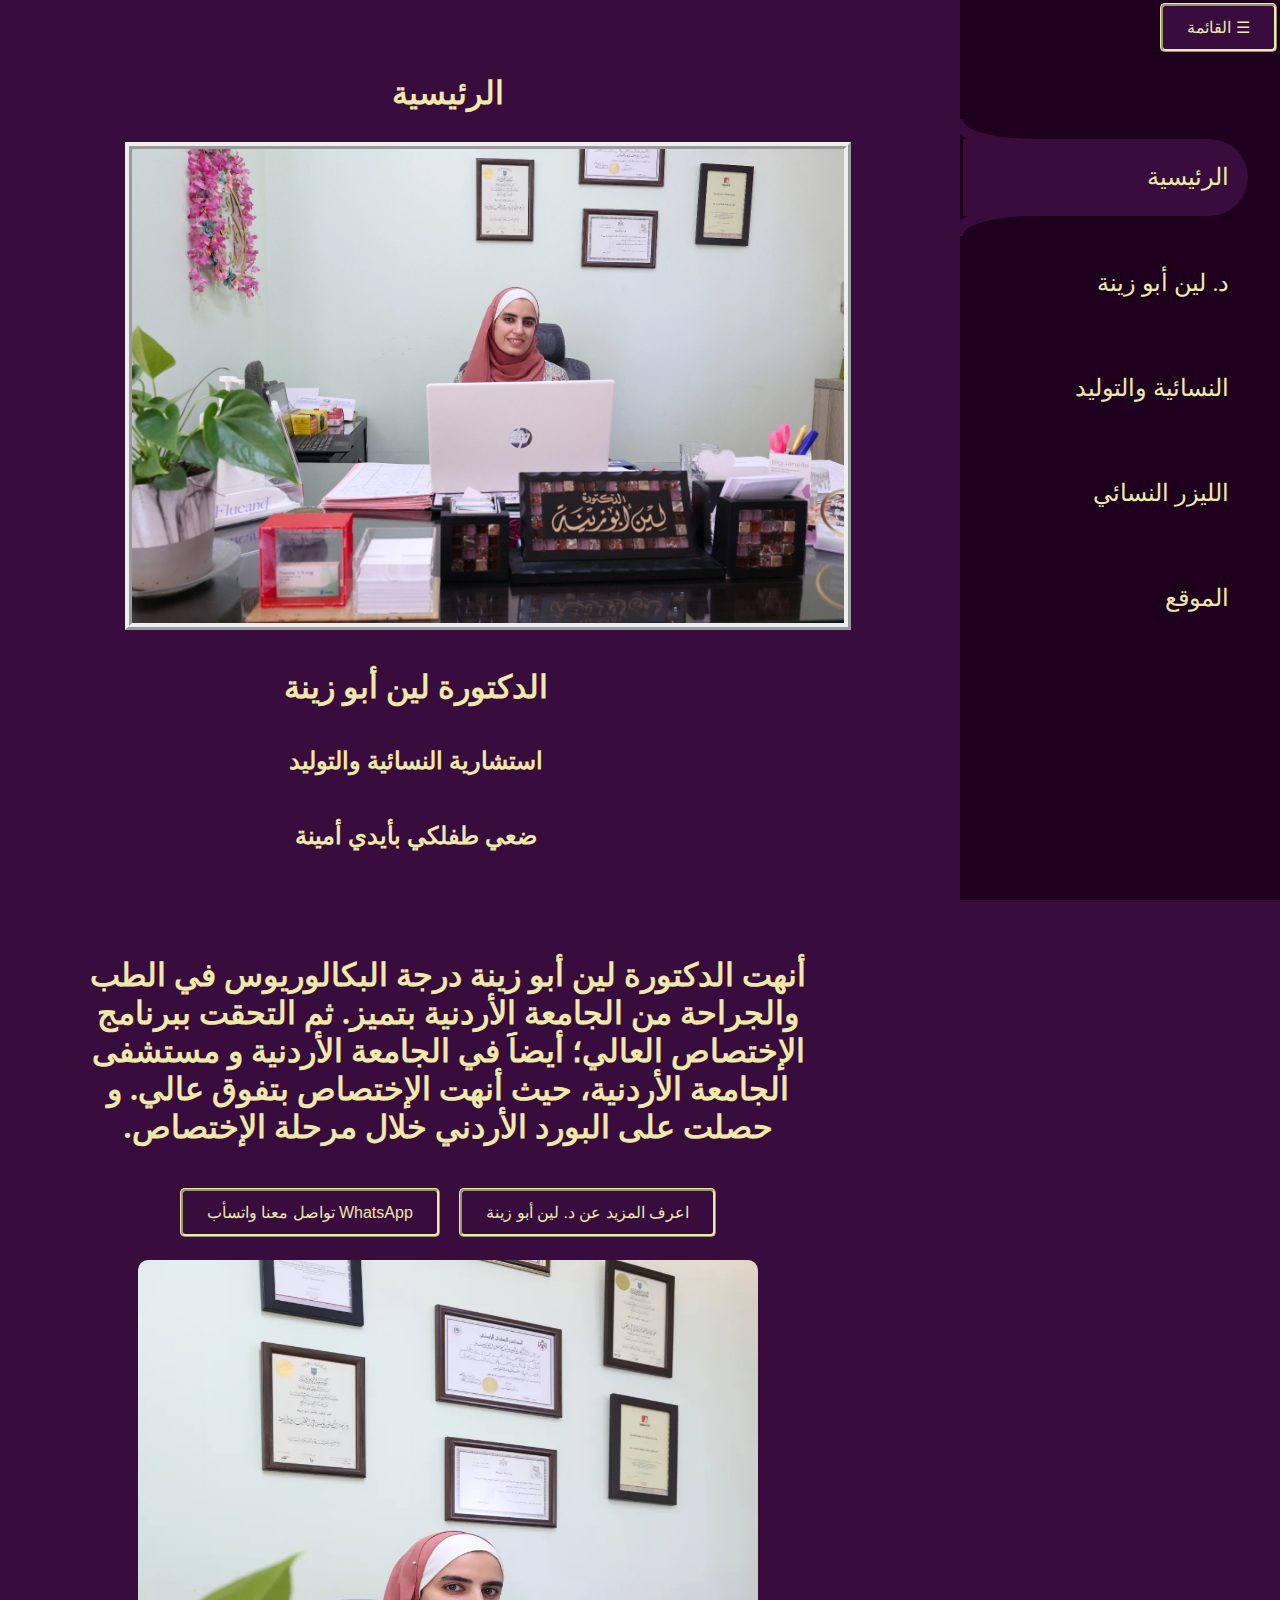
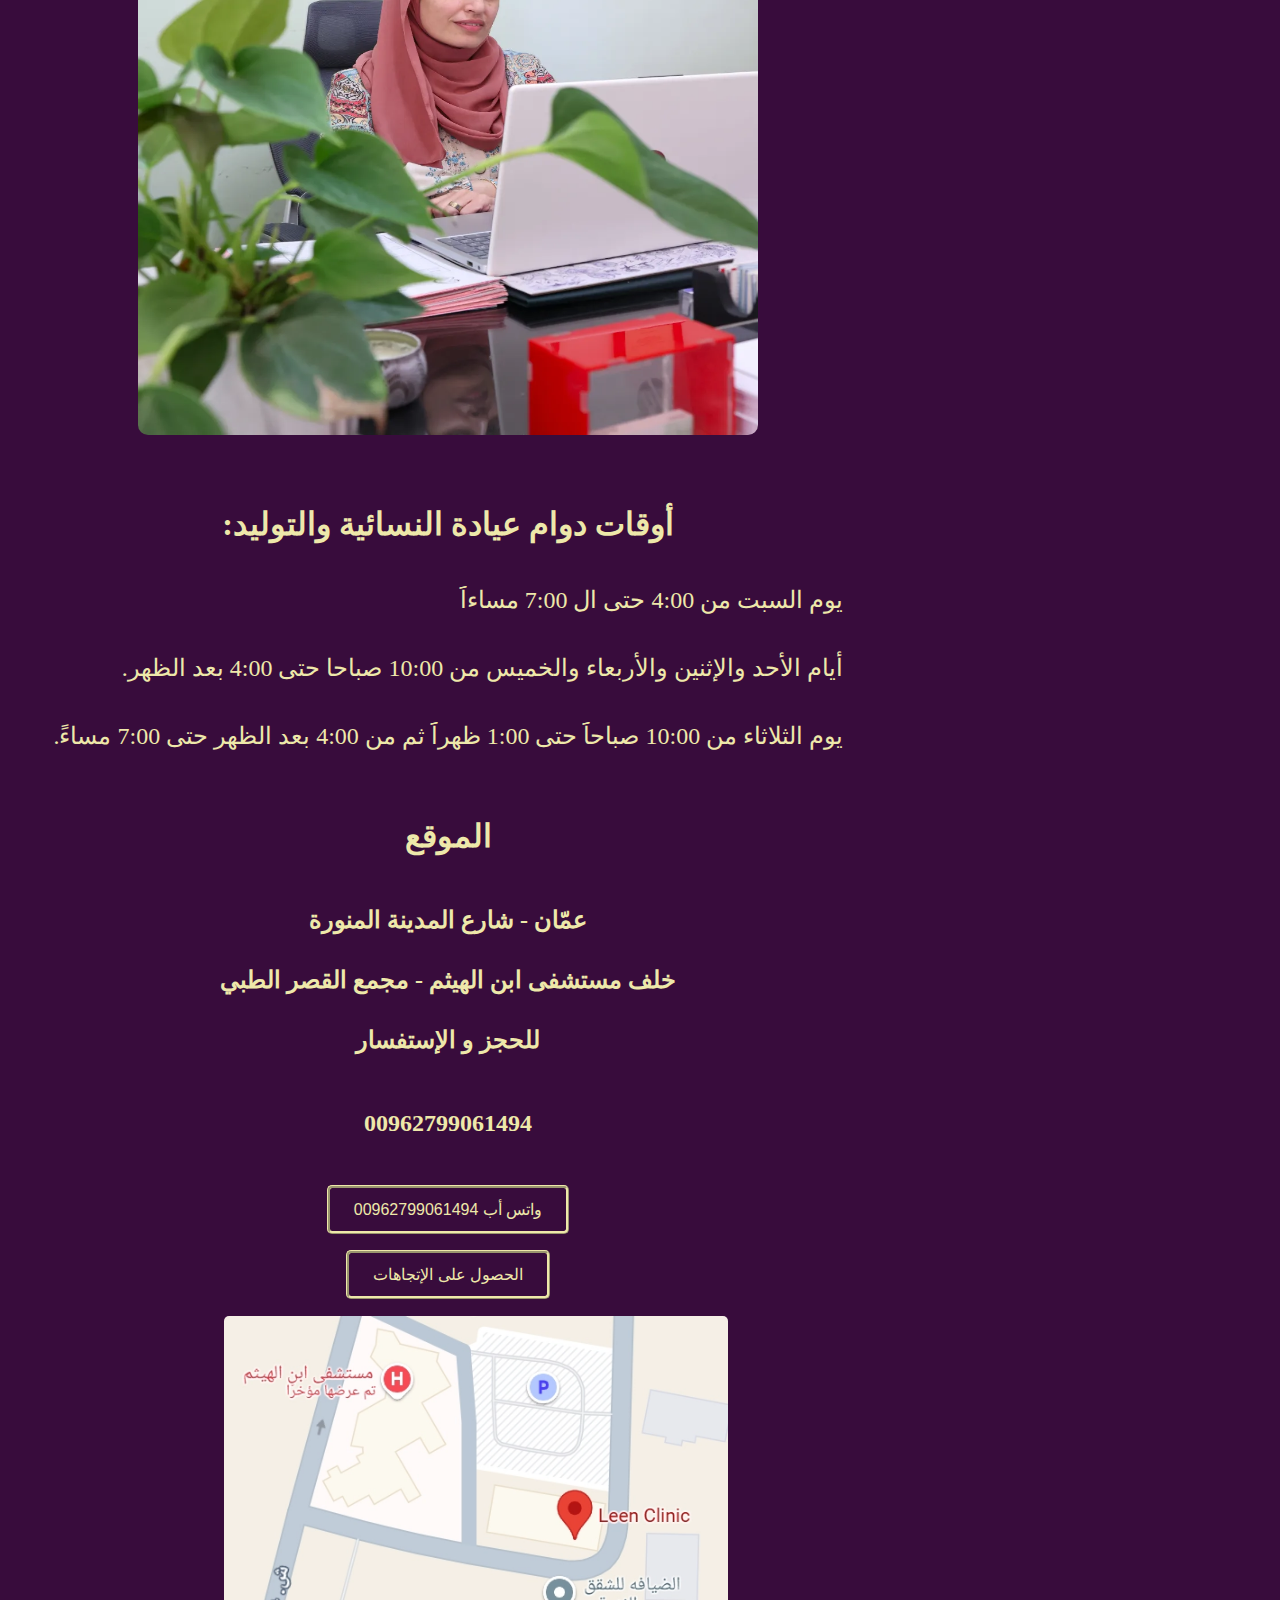
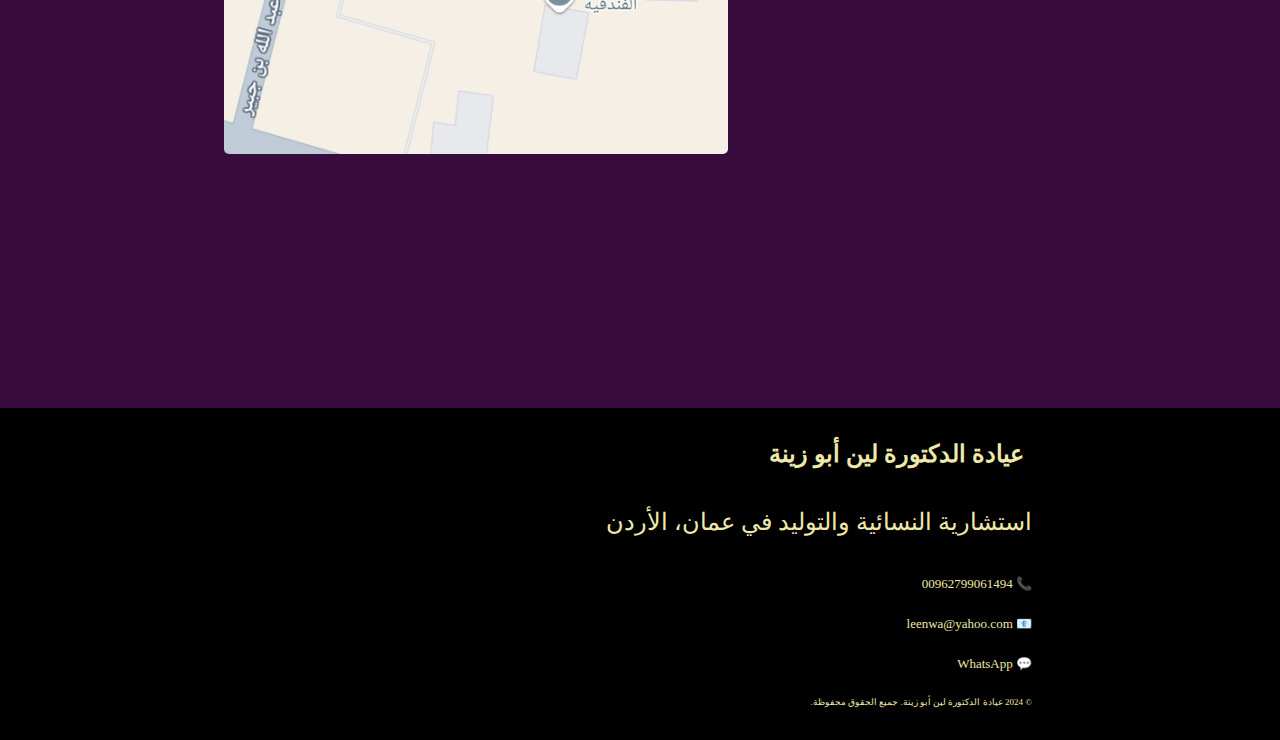
<file: index.html>
<!DOCTYPE html>
<html dir="rtl" lang="ar-Jo">
<head>
  <meta name="view-transition" content="same-origin"/>
  <meta charset="utf-8">
  <meta http-equiv="X-UA-Compatible" content="IE=edge">
  <meta name="viewport" content="width=device-width, initial-scale=1.0">
  <title> عيادة الدكتورة لين أبو زينة - الرئيسية </title>
  <link rel="icon" type="image/x-icon" href="images/Fav1.ico">

  <!-- Meta Tags for SEO -->
  <meta name="robots" content="index, follow">
  <meta name="description" content="عيادة الدكتورة لين أبو زينة - استشارية النسائية والتوليد في عمان، الأردن.">
  <meta name="keywords" content="  دكتورة لين ابو زينة, نسائية, توليد, عمان, الأردن, ليزر, الليزر العلاجي, الليزر النسائي">

  <!-- Open Graph Meta Tags -->
  <meta property="og:title" content="عيادة الدكتورة لين أبو زينة - الرئيسية" />
  <meta property="og:description" content="استشارية النسائية والتوليد في عمان، الأردن." />
  <meta property="og:image" content="" />
  <meta property="og:url" content="" />
  <meta property="og:type" content="website" />

  <!-- Structured Data Markup -->
  <script type="application/ld+json">
  {
    "@context": "http://schema.org",
    "@type": "ObstetricandGynecologyClinic",
    "name": "عيادة الدكتورة لين ابو زينة",
    "description": "استشارية النسائية والتوليد والليزر النسائي",
    "url": "https://drleenclinic.com/",
    "logo": "",
    "image": "",
    "address": {
      "@type": "PostalAddress",
      "streetAddress": "مجمع القصر الطبي",
      "addressLocality": "عمان",
      "addressCountry": "الأردن"
    },
    "telephone": "00962799061494",
    "email": "leenwa@yahoo.com",
    "openingHours": "Sa 16:00-19:00" "Sn,Mo,We,Th 10:00-16:00", "Tu 10:00-13:00 & 16:00-19:00"
    "aggregateRating": {
      "@type": "AggregateRating",
      "ratingValue": "4.6",
      "reviewCount": "70"
    }
  }
  </script>
  
  <link rel="stylesheet" href="style.css">
</head>

<body>
  <nav>
    <button class="nav-toggle">☰ القائمة</button>
    <ul class="nav-list">
      <li class="active">
        <a href="index.html" aria-current="page">  
          الرئيسية  
        </a>
      </li>
      <li>
        <a href="about.html">      
          د. لين أبو زينة   
        </a>
      </li>
      <li>
        <a href="ObGynplog.html">   
          النسائية والتوليد   
        </a>
      </li>
      <li>
        <a href="Laser.html">   
          الليزر النسائي  
        </a>
      </li>
      <li>
        <a href="location.html">   الموقع   </a>
      </li>

    </ul>
  </nav>
</body>

<main>
<h1>
  الرئيسية
</h1>

<img class="hero-image" src="images/B1.webp" alt="Dr. Leen Abu Zeineh Obstetric and Gynecology Clinic"> 
  
<div class="hero">
  <h2>
    الدكتورة لين أبو زينة
  </h2>
  <h3>
    استشارية النسائية والتوليد
  </h3>
  <h4>
    ضعي طفلكي بأيدي أمينة
  </h4>
</div>

  <section class="main1">
<div>
<h2>
أنهت الدكتورة لين أبو زينة درجة البكالوريوس في الطب والجراحة من الجامعة الأردنية بتميز.
  ثم التحقت ببرنامج الإختصاص العالي؛ أيضاََ في الجامعة الأردنية و مستشفى الجامعة الأردنية، حيث أنهت الإختصاص بتفوق عالي. و حصلت على البورد الأردني خلال مرحلة الإختصاص.
</h2>
<button onclick="location.href='about.html'" class="about-button">
  اعرف المزيد عن د. لين أبو زينة
</button>
<button onclick="window.open('https://wa.me/962799061494','_blank')"  class="whatsapp-button">
  WhatsApp تواصل معنا واتسأب
</button>
</div>

<div>
<img src="images/A1.webp" alt="  الدكتورة لين أبو زينة - استشارية النسائية و التوليد المتفوقة  ">
  </section>
</div>

<div>
<h2>
  أوقات دوام عيادة النسائية والتوليد:
</h2>
<p>
  يوم السبت من 4:00 حتى ال 7:00 مساءاََ
</p>
<p>
  أيام الأحد والإثنين والأربعاء والخميس من 10:00 صباحا حتى 4:00 بعد الظهر.
</p>
<p>
  يوم الثلاثاء من 10:00 صباحاََ حتى 1:00 ظهراََ ثم من 4:00 بعد الظهر حتى 7:00 مساءً.
</p>
</div>

<section class="main2">
  <h2>  الموقع </h2>

<h3>  عمّان - شارع المدينة المنورة </h3>
<h3>   خلف مستشفى ابن الهيثم - مجمع القصر الطبي   </h3>
<h3>   للحجز و الإستفسار   </h3>
<h4>  00962799061494  </h4>
<button onclick="window.open('https://wa.me/962799061494','_blank')">
  واتس أب 00962799061494
</button>
<button onclick="window.open('https://www.google.com/maps/dir//Leen+Clinic,+Al+Juhair+street,+%D8%B9%D9%85%D9%91%D8%A7%D9%86%E2%80%AD/@31.9966592,35.8744695,18z/data=!4m8!4m7!1m0!1m5!1m1!1s0x151ca18df37f04c7:0xb01e06c40f8197ca!2m2!1d35.8738672!2d31.9966371?hl=ar&entry=ttu&g_ep=EgoyMDI0MTExMy4xIKXMDSoASAFQAw%3D%3D','_blank')">
  الحصول على الإتجاهات
</button>

 <a href="https://www.google.com/maps/place/Leen+Clinic/@31.9966592,35.8744695,18z/data=!4m6!3m5!1s0x151ca18df37f04c7:0xb01e06c40f8197ca!8m2!3d31.9966371!4d35.8738672!16s%2Fg%2F11q4g38w8c?hl=ar&entry=ttu&g_ep=EgoyMDI0MTExMy4xIKXMDSoASAFQAw%3D%3D" target="_blank">
  <img src="images/خارطة موقع عيادة الدكتورة لين صغير.webp" alt="  Dr. Leen Clinic Map location, Consultant Gynecologist  ">
</a>

</section>

  
</main>

<footer class="site-footer">
  <div class="footer-content">
    <h3>عيادة الدكتورة لين أبو زينة</h3>
    <p>استشارية النسائية والتوليد في عمان، الأردن</p>
    <div class="footer-contact">
      <a href="tel:+962799061494">📞 00962799061494</a>
      <a href="mailto:leenwa@yahoo.com">📧 leenwa@yahoo.com</a>
      <a href="https://wa.me/962799061494" target="_blank">💬 WhatsApp</a>
    </div>
    <p class="copyright">© 2024 عيادة الدكتورة لين أبو زينة. جميع الحقوق محفوظة.</p>
  </div>
</footer>

<script src="nav.js"></script>
</html>
</file>
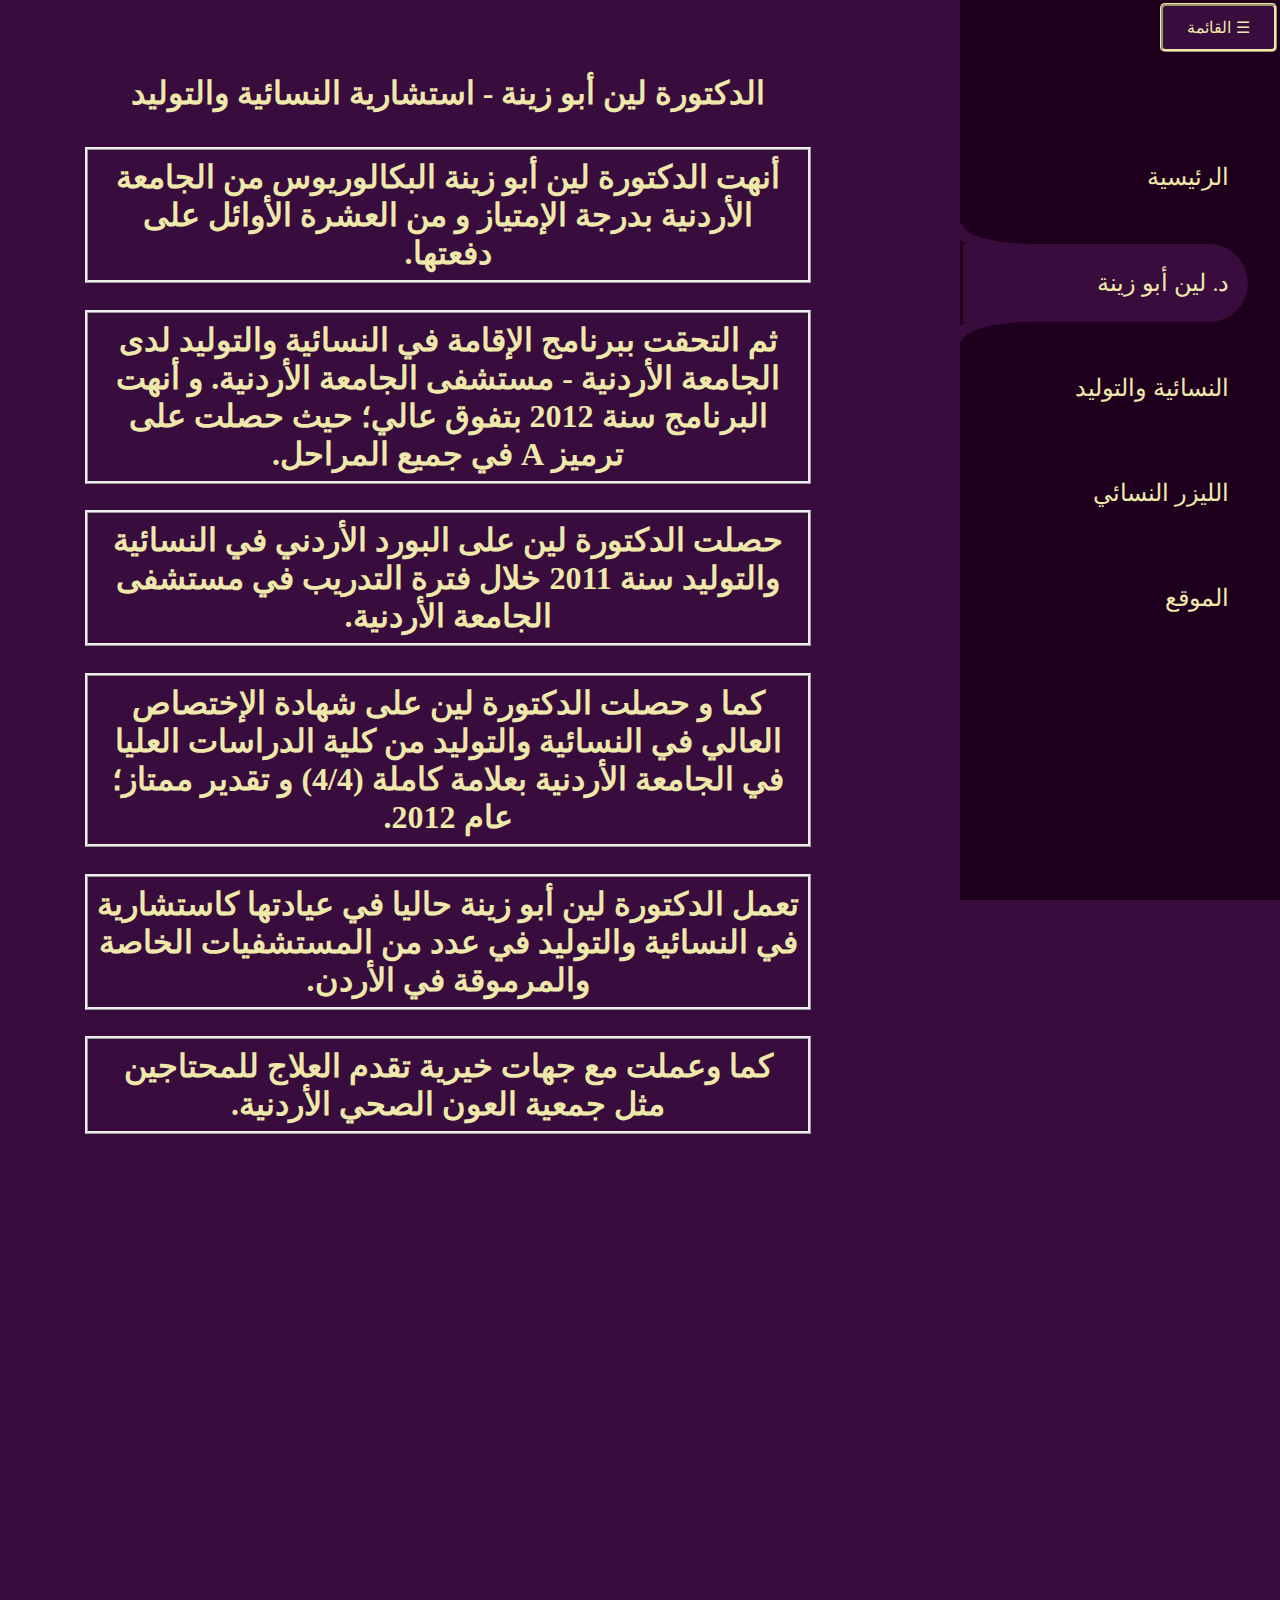
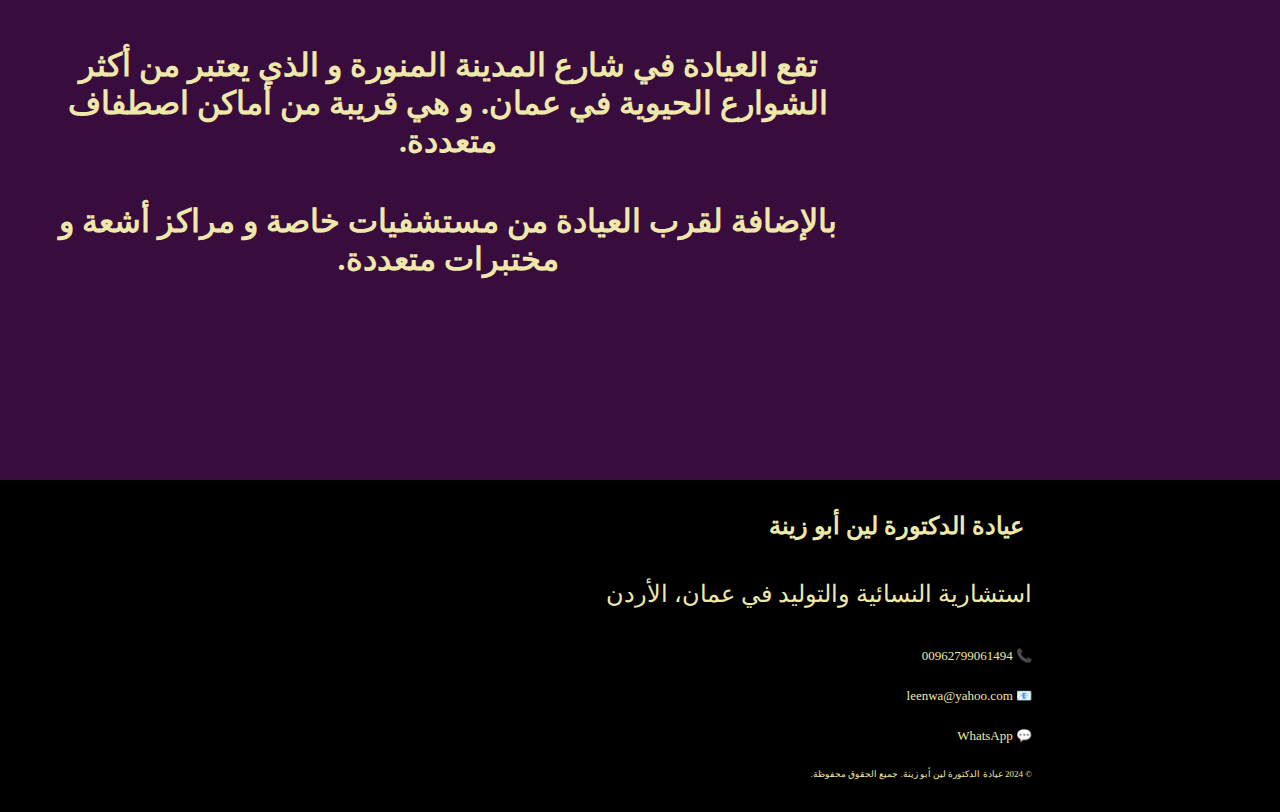
<file: about.html>
<!DOCTYPE html>
<html dir="rtl" lang="ar-Jo">
<head>
  <meta name="view-transition" content="same-origin"/>
  <meta charset="utf-8">
  <meta http-equiv="X-UA-Compatible" content="IE=edge">
  <meta name="viewport" content="width=device-width, initial-scale=1.0">
  <title> عيادة الدكتورة لين أبو زينة - من نحن؟ </title>
  <link rel="icon" type="image/x-icon" href="images/Fav1.ico">

  <!-- Meta Tags for SEO -->
  <meta name="robots" content="index, follow">
  <meta name="description" content="عيادة الدكتورة لين أبو زينة - استشارية النسائية والتوليد في عمان، الأردن.">
  <meta name="keywords" content="  دكتورة لين ابو زينة, نسائية, توليد, عمان, الأردن, ليزر, الليزر العلاجي, الليزر النسائي">

  <!-- Open Graph Meta Tags -->
  <meta property="og:title" content="عيادة الدكتورة لين أبو زينة - من نحن؟" />
  <meta property="og:description" content="استشارية النسائية والتوليد في عمان، الأردن." />
  <meta property="og:image" content="" />
  <meta property="og:url" content="" />
  <meta property="og:type" content="website" />

  <!-- Structured Data Markup -->
  <script type="application/ld+json">
  {
    "@context": "http://schema.org",
    "@type": "ObstetricandGynecologyClinic",
    "name": "عيادة الدكتورة لين ابو زينة",
    "description": "استشارية النسائية والتوليد والليزر النسائي",
    "url": "https://drleenclinic.com/",
    "logo": "",
    "image": "",
    "address": {
      "@type": "PostalAddress",
      "streetAddress": "مجمع القصر الطبي",
      "addressLocality": "عمان",
      "addressCountry": "الأردن"
    },
    "telephone": "00962799061494",
    "email": "leenwa@yahoo.com",
    "openingHours": "Sa 16:00-19:00" "Sn,Mo,We,Th 10:00-16:00", "Tu 10:00-13:00 & 16:00-19:00"
    "aggregateRating": {
      "@type": "AggregateRating",
      "ratingValue": "4.6",
      "reviewCount": "70"
    }
  }
  </script>
  
  <link rel="stylesheet" href="style.css">
</head>
<body>
  <nav>
    <button class="nav-toggle">☰ القائمة</button>
    <ul class="nav-list">
      <li>
        <a href="index.html">  الرئيسية  

        </a>
      </li>
      <li class="active">
        <a href="about.html" aria-current="page">      د. لين أبو زينة   </a>
      </li>
      <li>
        <a href="ObGynplog.html">   النسائية والتوليد   </a>
      </li>
      <li>
        <a href="Laser.html">   الليزر النسائي  </a>
      </li>
      <li>
        <a href="location.html">   الموقع   </a>
      </li>

    </ul>
  </nav>
</body>

<main>
<h1>
  الدكتورة لين أبو زينة - استشارية النسائية والتوليد
</h1>
<section class="drleen">
  <div>
<h2>
  أنهت الدكتورة لين أبو زينة البكالوريوس من الجامعة الأردنية بدرجة الإمتياز و من العشرة الأوائل على دفعتها.
</h2>
<h2>
  ثم التحقت ببرنامج الإقامة في النسائية والتوليد لدى الجامعة الأردنية - مستشفى الجامعة الأردنية. و أنهت البرنامج سنة 2012 بتفوق عالي؛ حيث حصلت على ترميز A في جميع المراحل. 
</h2>
<h2>
  حصلت الدكتورة لين على البورد الأردني في النسائية والتوليد سنة 2011 خلال فترة التدريب في مستشفى الجامعة الأردنية. 
</h2>
<h2>
  كما و حصلت الدكتورة لين على شهادة الإختصاص العالي في النسائية والتوليد من كلية الدراسات العليا في الجامعة الأردنية بعلامة كاملة (4/4) و تقدير ممتاز؛ عام 2012.  
</h2>
<h2>
  تعمل الدكتورة لين أبو زينة حاليا في عيادتها كاستشارية في النسائية والتوليد في عدد من المستشفيات الخاصة والمرموقة في الأردن. 
</h2>
<h2>
  كما وعملت مع جهات خيرية تقدم العلاج للمحتاجين مثل جمعية العون الصحي الأردنية.  
</h2>
  </div>
</section>

<section class="background-image">
  <h1 class="background-image-box">
     عيادة النسائية والتوليد - الدكتورة لين أبو زينة
  </h1>
</section>
<h2>
  تقع العيادة في شارع المدينة المنورة و الذي يعتبر من أكثر الشوارع الحيوية في عمان. و هي قريبة من أماكن اصطفاف متعددة.
</h2>
<h2>
  بالإضافة لقرب العيادة من مستشفيات خاصة و مراكز أشعة و مختبرات متعددة.
</h2>
</main>

<footer class="site-footer">
  <div class="footer-content">
    <h3>عيادة الدكتورة لين أبو زينة</h3>
    <p>استشارية النسائية والتوليد في عمان، الأردن</p>
    <div class="footer-contact">
      <a href="tel:+962799061494">📞 00962799061494</a>
      <a href="mailto:leenwa@yahoo.com">📧 leenwa@yahoo.com</a>
      <a href="https://wa.me/962799061494" target="_blank">💬 WhatsApp</a>
    </div>
    <p class="copyright">© 2024 عيادة الدكتورة لين أبو زينة. جميع الحقوق محفوظة.</p>
  </div>
</footer>

<script src="nav.js"></script>
</html>
</file>
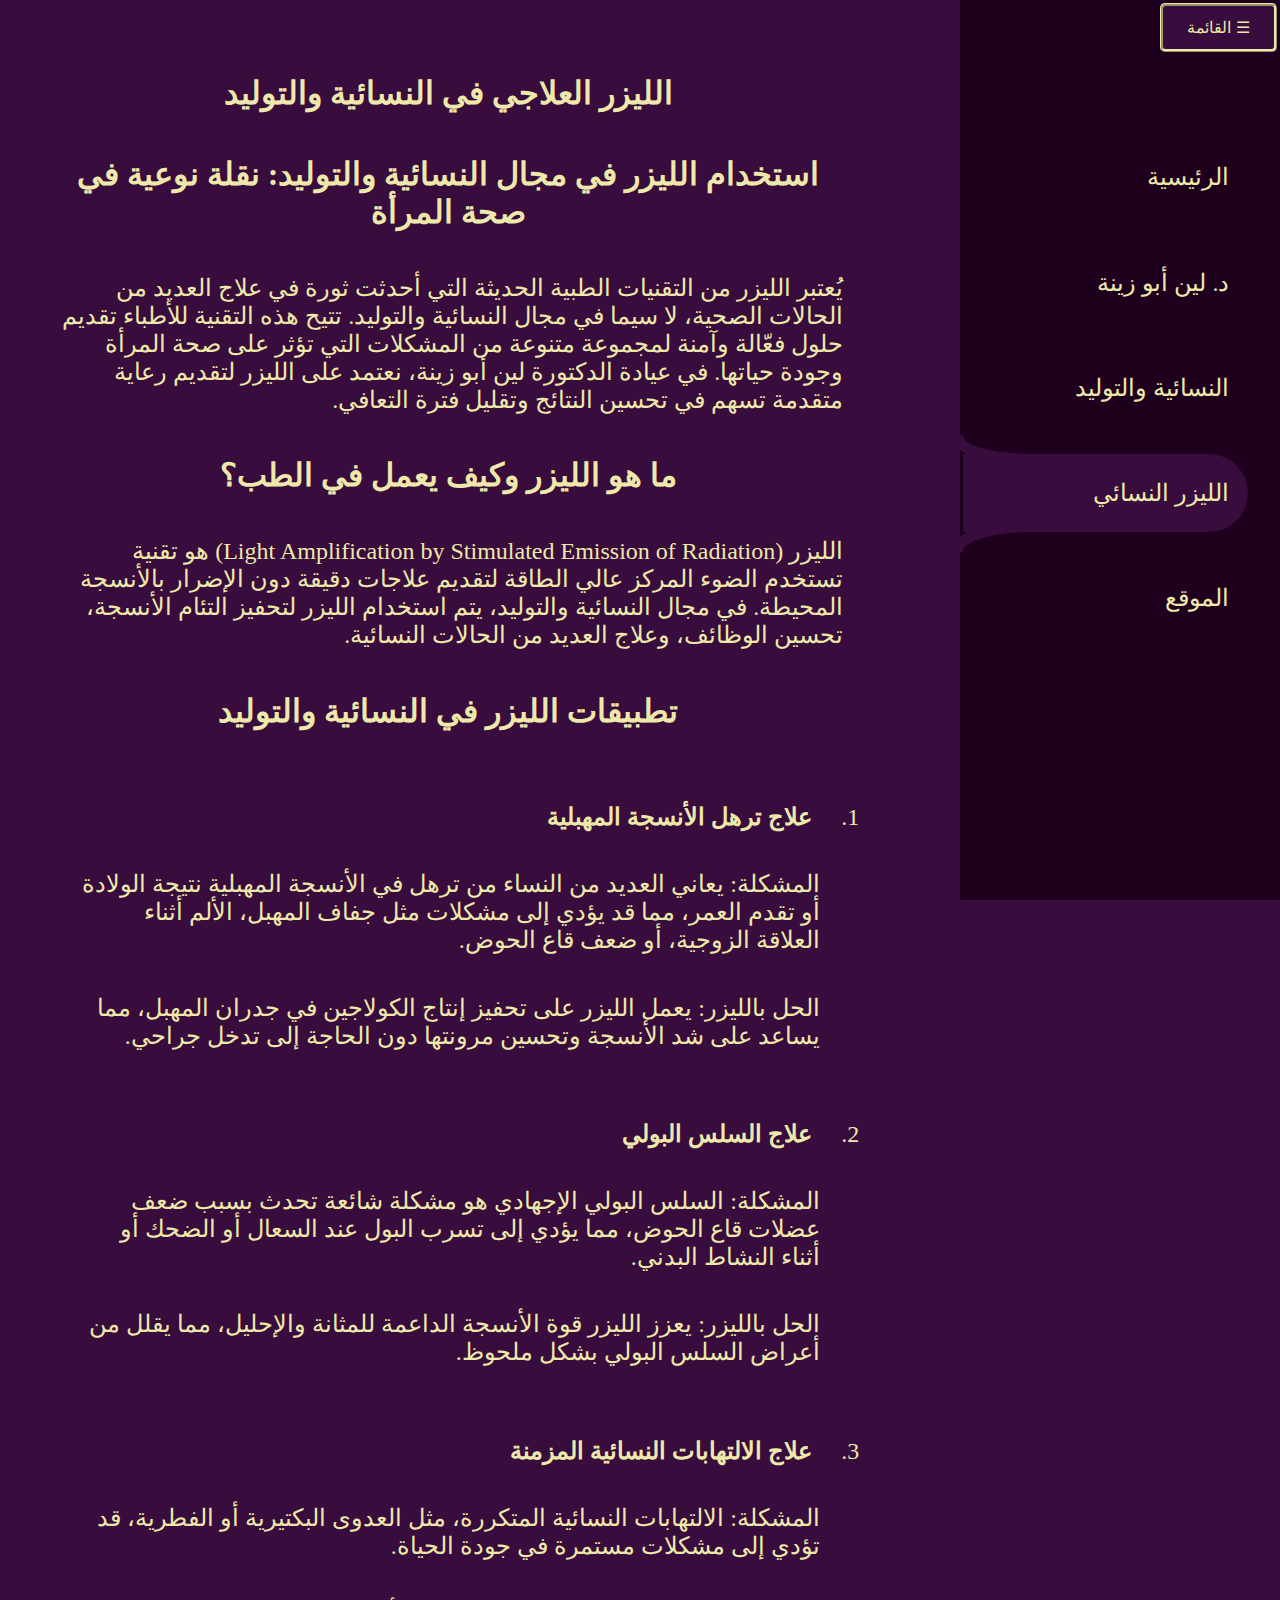
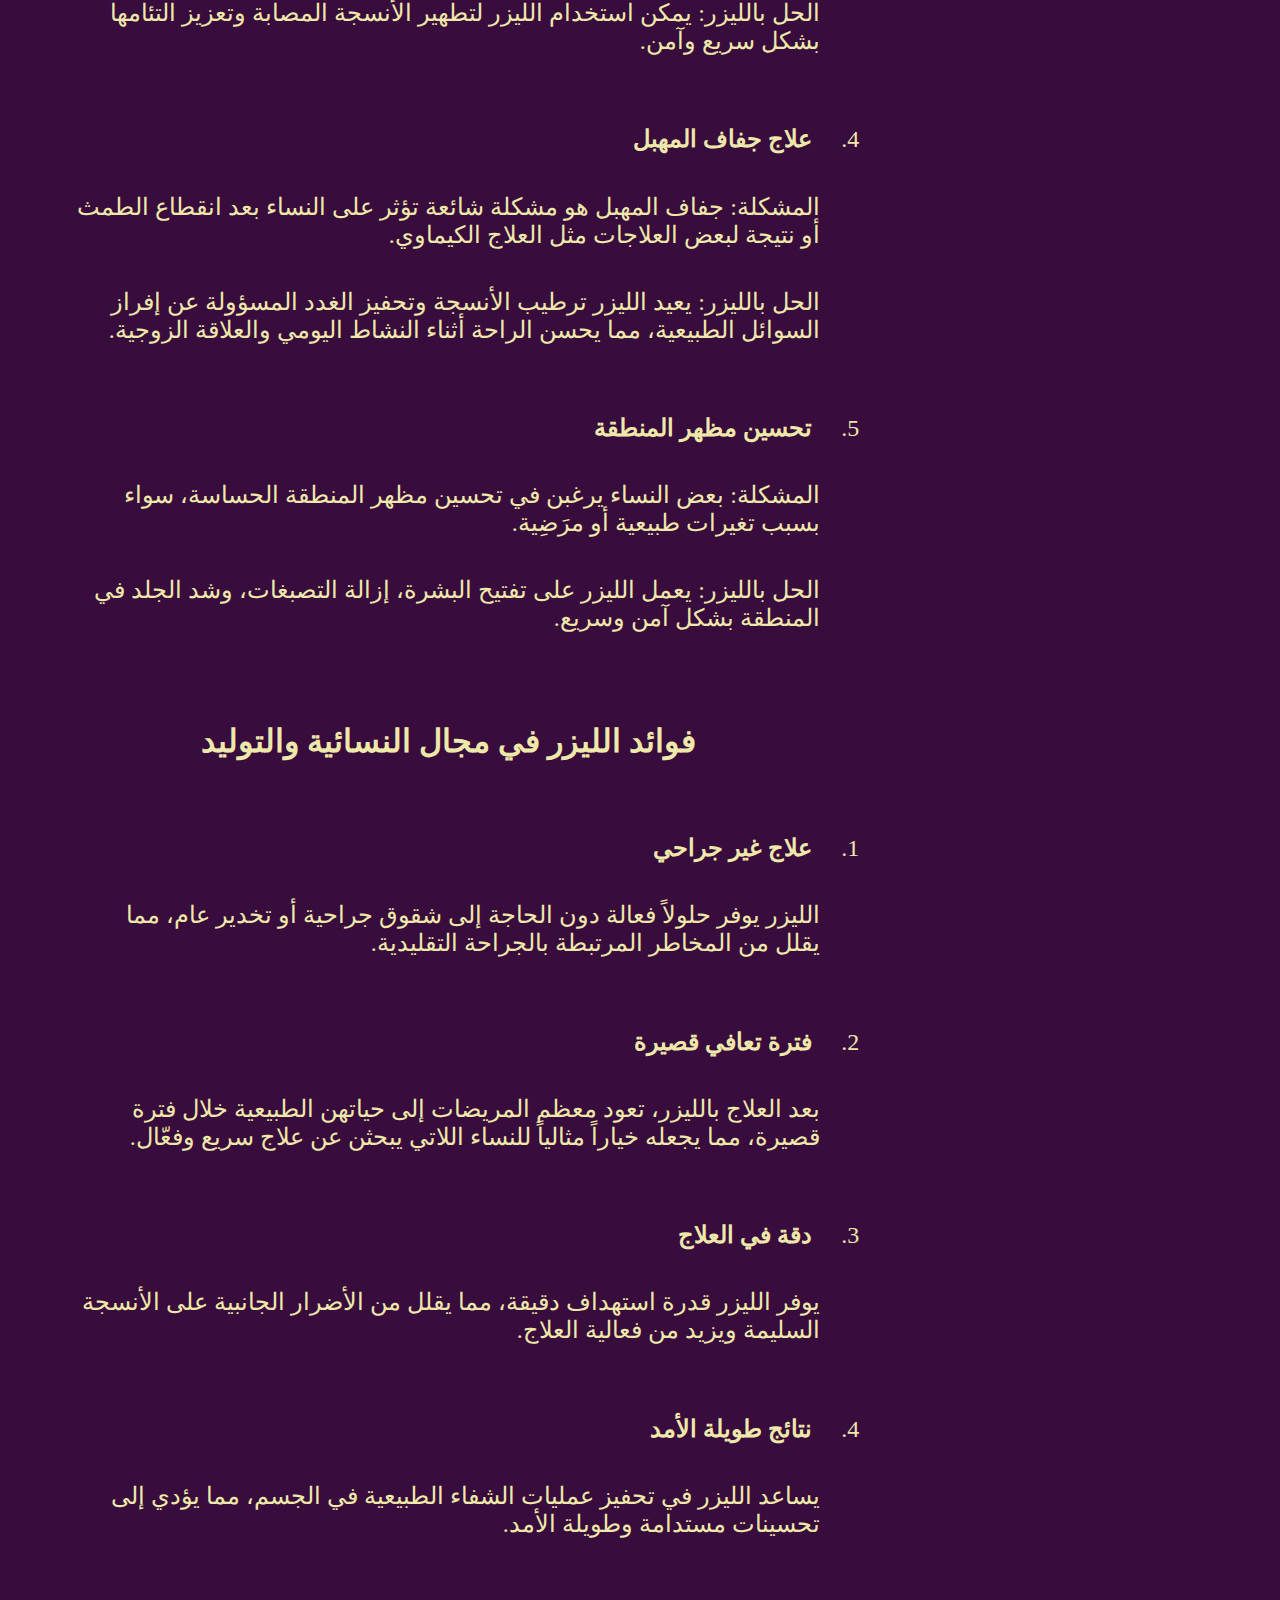
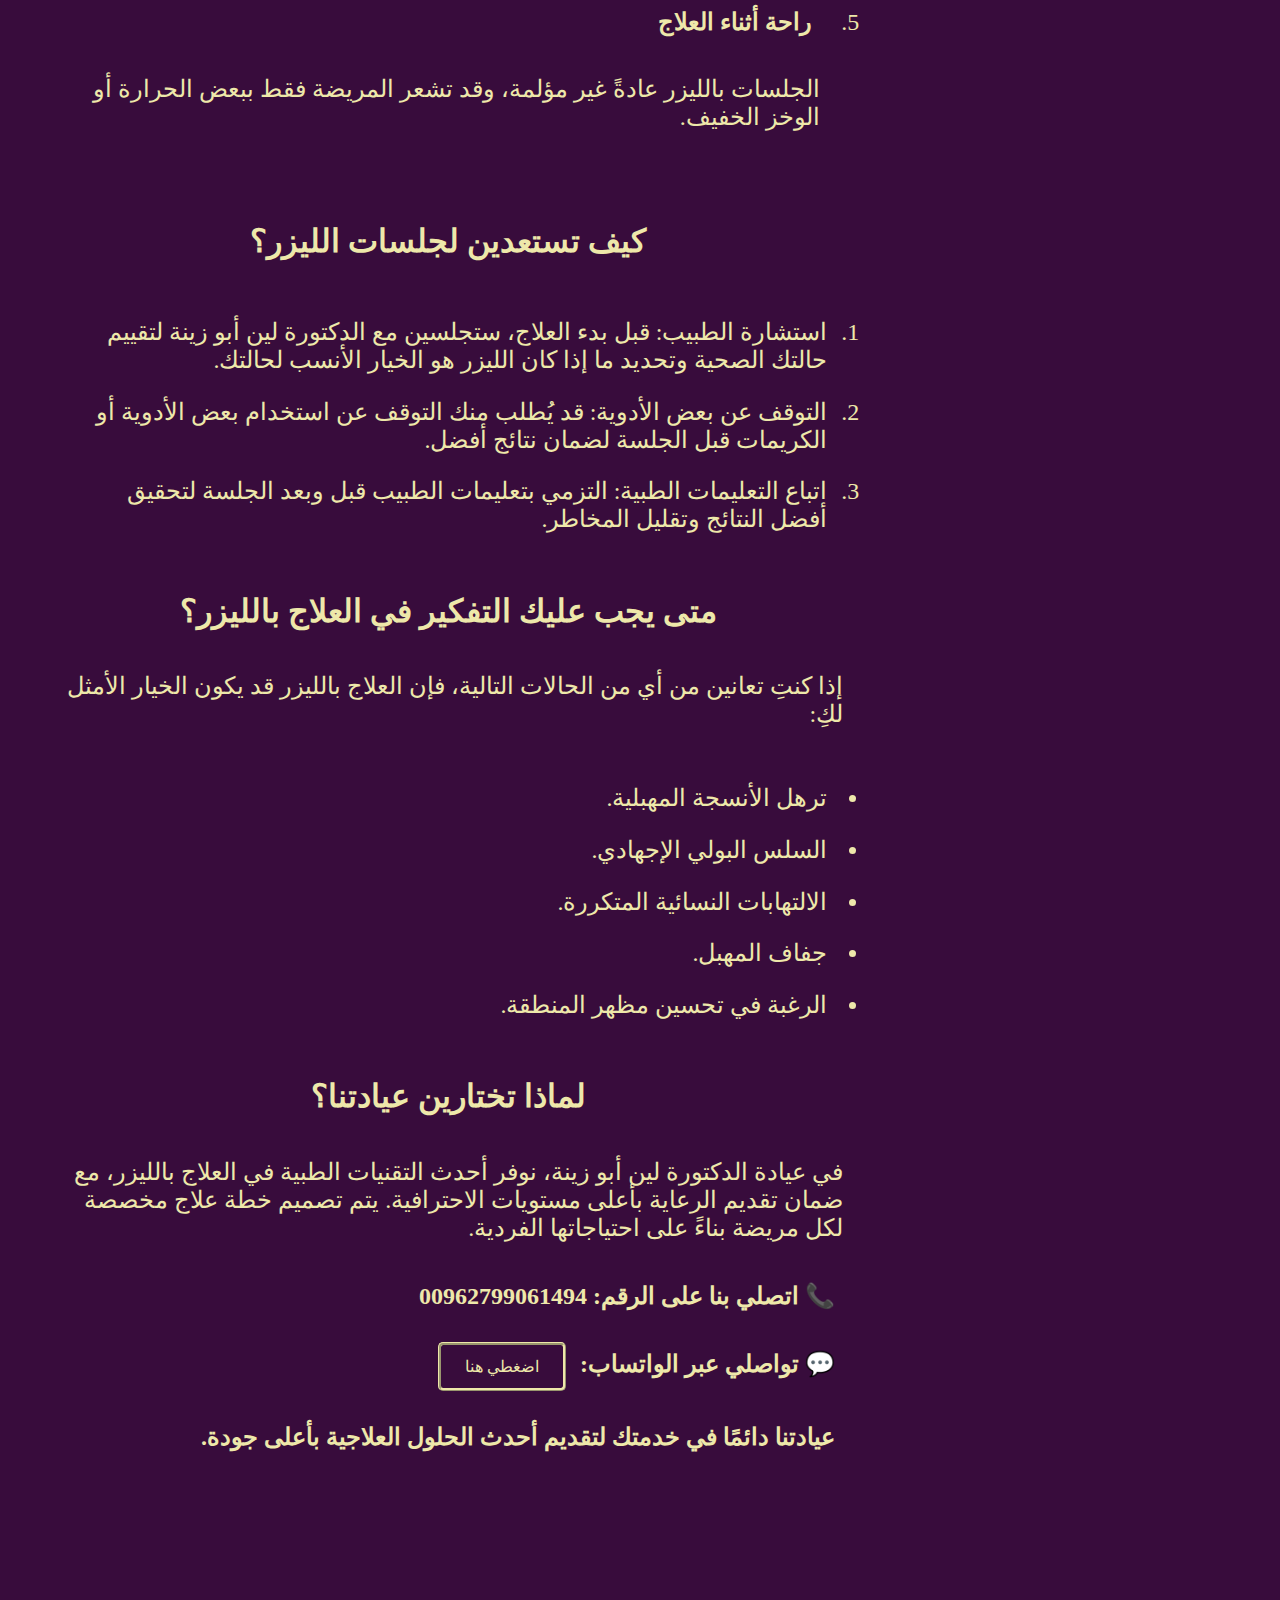
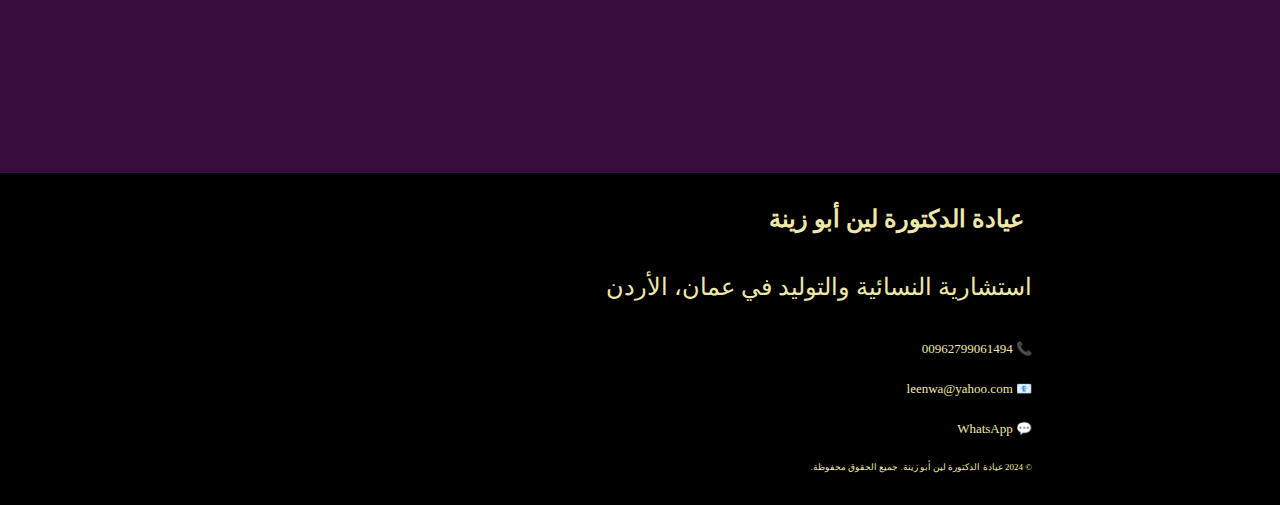
<file: Laser.html>
<!DOCTYPE html>
<html dir="rtl" lang="ar-Jo">
<head>
  <meta name="view-transition" content="same-origin"/>
  <meta charset="utf-8">
  <meta http-equiv="X-UA-Compatible" content="IE=edge">
  <meta name="viewport" content="width=device-width, initial-scale=1.0">
  <title> عيادة الدكتورة لين أبو زينة - الليزر العلاجي </title>
  <link rel="icon" type="image/x-icon" href="images/Fav1.ico">

  <!-- Meta Tags for SEO -->
  <meta name="robots" content="index, follow">
  <meta name="description" content="عيادة الدكتورة لين أبو زينة - استشارية النسائية والتوليد في عمان، الأردن.">
  <meta name="keywords" content="  دكتورة لين ابو زينة, نسائية, توليد, عمان, الأردن, ليزر, الليزر العلاجي, الليزر النسائي">

  <!-- Open Graph Meta Tags -->
  <meta property="og:title" content="عيادة الدكتورة لين أبو زينة - الليزر" />
  <meta property="og:description" content="استشارية النسائية والتوليد في عمان، الأردن." />
  <meta property="og:image" content="" />
  <meta property="og:url" content="" />
  <meta property="og:type" content="website" />

  <!-- Structured Data Markup -->
  <script type="application/ld+json">
  {
    "@context": "http://schema.org",
    "@type": "ObstetricandGynecologyClinic",
    "name": "عيادة الدكتورة لين ابو زينة",
    "description": "استشارية النسائية والتوليد والليزر النسائي",
    "url": "https://drleenclinic.com/",
    "logo": "",
    "image": "",
    "address": {
      "@type": "PostalAddress",
      "streetAddress": "مجمع القصر الطبي",
      "addressLocality": "عمان",
      "addressCountry": "الأردن"
    },
    "telephone": "00962799061494",
    "email": "leenwa@yahoo.com",
    "openingHours": "Sa 16:00-19:00" "Sn,Mo,We,Th 10:00-16:00", "Tu 10:00-13:00 & 16:00-19:00"
    "aggregateRating": {
      "@type": "AggregateRating",
      "ratingValue": "4.6",
      "reviewCount": "70"
    }
  }
  </script>
  
  <link rel="stylesheet" href="style.css">
</head>
<body>
  <nav>
    <button class="nav-toggle">☰ القائمة</button>
    <ul class="nav-list">
      <li>
        <a href="index.html">  
          الرئيسية  
        </a>
      </li>
      <li>
        <a href="about.html">      
          د. لين أبو زينة  
        </a>
      </li>
      <li>
        <a href="ObGynplog.html">  
           النسائية والتوليد   
        </a>
      </li>
      <li class="active">
        <a href="Laser.html" aria-current="page">   
          الليزر النسائي  
        </a>
      </li>
      <li>
        <a href="location.html">   الموقع   </a>
      </li>

    </ul>
  </nav>
</body>

<main>
<h1>
  الليزر العلاجي في النسائية والتوليد
</h1>
<h2>
  استخدام الليزر في مجال النسائية والتوليد: نقلة نوعية في صحة المرأة
</h2>
<p>
  يُعتبر الليزر من التقنيات الطبية الحديثة التي أحدثت ثورة في علاج العديد من الحالات الصحية، لا سيما في مجال النسائية والتوليد. تتيح هذه التقنية للأطباء تقديم حلول فعّالة وآمنة لمجموعة متنوعة من المشكلات التي تؤثر على صحة المرأة وجودة حياتها. في عيادة الدكتورة لين أبو زينة، نعتمد على الليزر لتقديم رعاية متقدمة تسهم في تحسين النتائج وتقليل فترة التعافي. 
</p>
<h2>
  ما هو الليزر وكيف يعمل في الطب؟
</h2>
<p>
  الليزر (Light Amplification by Stimulated Emission of Radiation) هو تقنية تستخدم الضوء المركز عالي الطاقة لتقديم علاجات دقيقة دون الإضرار بالأنسجة المحيطة. في مجال النسائية والتوليد، يتم استخدام الليزر لتحفيز التئام الأنسجة، تحسين الوظائف، وعلاج العديد من الحالات النسائية.
</p>
<h2>
  تطبيقات الليزر في النسائية والتوليد
</h2>
<ol>
  <li>
    <h3>
      علاج ترهل الأنسجة المهبلية
    </h3>
    <p>
      المشكلة: يعاني العديد من النساء من ترهل في الأنسجة المهبلية نتيجة الولادة أو تقدم العمر، مما قد يؤدي إلى مشكلات مثل جفاف المهبل، الألم أثناء العلاقة الزوجية، أو ضعف قاع الحوض.
    </p>
    <p>
      الحل بالليزر: يعمل الليزر على تحفيز إنتاج الكولاجين في جدران المهبل، مما يساعد على شد الأنسجة وتحسين مرونتها دون الحاجة إلى تدخل جراحي.
    </p>
  </li>
  <li>
    <h3>
      علاج السلس البولي
    </h3>
    <p>
      المشكلة: السلس البولي الإجهادي هو مشكلة شائعة تحدث بسبب ضعف عضلات قاع الحوض، مما يؤدي إلى تسرب البول عند السعال أو الضحك أو أثناء النشاط البدني.
    </p>
    <p>
      الحل بالليزر: يعزز الليزر قوة الأنسجة الداعمة للمثانة والإحليل، مما يقلل من أعراض السلس البولي بشكل ملحوظ.
    </p>
  </li>
  <li>
    <h3>
      علاج الالتهابات النسائية المزمنة  
    </h3>
    <p>
      المشكلة: الالتهابات النسائية المتكررة، مثل العدوى البكتيرية أو الفطرية، قد تؤدي إلى مشكلات مستمرة في جودة الحياة.
    </p>
    <p>
      الحل بالليزر: يمكن استخدام الليزر لتطهير الأنسجة المصابة وتعزيز التئامها بشكل سريع وآمن.
    </p>
  </li>
  <li>
    <h3>
      علاج جفاف المهبل
    </h3>
    <p>
      المشكلة: جفاف المهبل هو مشكلة شائعة تؤثر على النساء بعد انقطاع الطمث أو نتيجة لبعض العلاجات مثل العلاج الكيماوي.
    </p>
    <p>
      الحل بالليزر: يعيد الليزر ترطيب الأنسجة وتحفيز الغدد المسؤولة عن إفراز السوائل الطبيعية، مما يحسن الراحة أثناء النشاط اليومي والعلاقة الزوجية.
    </p>
  </li>
  <li>
    <h3>
      تحسين مظهر المنطقة
    </h3>
    <p>
      المشكلة: بعض النساء يرغبن في تحسين مظهر المنطقة الحساسة، سواء بسبب تغيرات طبيعية أو مرَضِية.
    </p>
    <p>
      الحل بالليزر: يعمل الليزر على تفتيح البشرة، إزالة التصبغات، وشد الجلد في المنطقة بشكل آمن وسريع.
    </p>
  </li>
</ol>

<h2>
  فوائد الليزر في مجال النسائية والتوليد
</h2>
<ol>
  <li>
    <h3>
      علاج غير جراحي
    </h3>
    <p>
      الليزر يوفر حلولاً فعالة دون الحاجة إلى شقوق جراحية أو تخدير عام، مما يقلل من المخاطر المرتبطة بالجراحة التقليدية.
    </p>
  </li>
  <li>
    <h3>
      فترة تعافي قصيرة
    </h3>
    <p>
      بعد العلاج بالليزر، تعود معظم المريضات إلى حياتهن الطبيعية خلال فترة قصيرة، مما يجعله خياراً مثالياً للنساء اللاتي يبحثن عن علاج سريع وفعّال.
    </p>
  </li>
  <li>
    <h3>
      دقة في العلاج
    </h3>
    <p>
      يوفر الليزر قدرة استهداف دقيقة، مما يقلل من الأضرار الجانبية على الأنسجة السليمة ويزيد من فعالية العلاج.
    </p>
  </li>
  <li>
    <h3>
      نتائج طويلة الأمد
    </h3>
    <p>
      يساعد الليزر في تحفيز عمليات الشفاء الطبيعية في الجسم، مما يؤدي إلى تحسينات مستدامة وطويلة الأمد.
    </p>
  </li>
  <li>
    <h3>
      راحة أثناء العلاج
    </h3>
    <p>
      الجلسات بالليزر عادةً غير مؤلمة، وقد تشعر المريضة فقط ببعض الحرارة أو الوخز الخفيف.
    </p>
  </li>  
</ol>

<h2>
  كيف تستعدين لجلسات الليزر؟
</h2>
<ol>
  <li>
    استشارة الطبيب: قبل بدء العلاج، ستجلسين مع الدكتورة لين أبو زينة لتقييم حالتك الصحية وتحديد ما إذا كان الليزر هو الخيار الأنسب لحالتك.
  </li>
  <li>
    التوقف عن بعض الأدوية: قد يُطلب منك التوقف عن استخدام بعض الأدوية أو الكريمات قبل الجلسة لضمان نتائج أفضل.
  </li>
  <li>
    اتباع التعليمات الطبية: التزمي بتعليمات الطبيب قبل وبعد الجلسة لتحقيق أفضل النتائج وتقليل المخاطر.
  </li>
</ol>

<!--
<h2>
  أمثلة على قصص نجاح من العيادة
</h2>
<ul>
  <li>
    السيدة مريم (35 عامًا)
كانت تعاني من ترهل الأنسجة المهبلية بعد ولادتين طبيعيتين. بعد ثلاث جلسات بالليزر، شعرت بتحسن كبير في الأعراض وعودة الراحة لحياتها اليومية.
  </li>
  <li>
السيدة نور (50 عامًا)
اشتكت من جفاف المهبل بعد انقطاع الطمث، مما أثر على حياتها الزوجية. بعد جلسة واحدة بالليزر، تحسنت الأعراض بشكل ملحوظ وعادت إلى حياتها الطبيعية.
  </li>
</ul>
-->

<h2>
  متى يجب عليك التفكير في العلاج بالليزر؟
</h2>
<p>
  إذا كنتِ تعانين من أي من الحالات التالية، فإن العلاج بالليزر قد يكون الخيار الأمثل لكِ:
</p>
<ul>
  <li>
    ترهل الأنسجة المهبلية.
  </li>
  <li>
    السلس البولي الإجهادي.
  </li>
  <li>
    الالتهابات النسائية المتكررة.
  </li>
  <li>
    جفاف المهبل.
  </li>
  <li>
    الرغبة في تحسين مظهر المنطقة.
  </li>
</ul>

<h2>
  لماذا تختارين عيادتنا؟
</h2>
<p>
  في عيادة الدكتورة لين أبو زينة، نوفر أحدث التقنيات الطبية في العلاج بالليزر، مع ضمان تقديم الرعاية بأعلى مستويات الاحترافية. يتم تصميم خطة علاج مخصصة لكل مريضة بناءً على احتياجاتها الفردية.
</p>

<h3>
  📞 اتصلي بنا على الرقم: 00962799061494
</h3>
<h3>
  💬 تواصلي عبر الواتساب:
  <button onclick="window.open('https://wa.me/962799061494','_blank')">
    اضغطي هنا
  </button>
</h3>
<h3>
  عيادتنا دائمًا في خدمتك لتقديم أحدث الحلول العلاجية بأعلى جودة.
</h3>


</main>

<footer class="site-footer">
  <div class="footer-content">
    <h3>عيادة الدكتورة لين أبو زينة</h3>
    <p>استشارية النسائية والتوليد في عمان، الأردن</p>
    <div class="footer-contact">
      <a href="tel:+962799061494">📞 00962799061494</a>
      <a href="mailto:leenwa@yahoo.com">📧 leenwa@yahoo.com</a>
      <a href="https://wa.me/962799061494" target="_blank">💬 WhatsApp</a>
    </div>
    <p class="copyright">© 2024 عيادة الدكتورة لين أبو زينة. جميع الحقوق محفوظة.</p>
  </div>
</footer>

<script src="nav.js"></script>
</html>
</file>
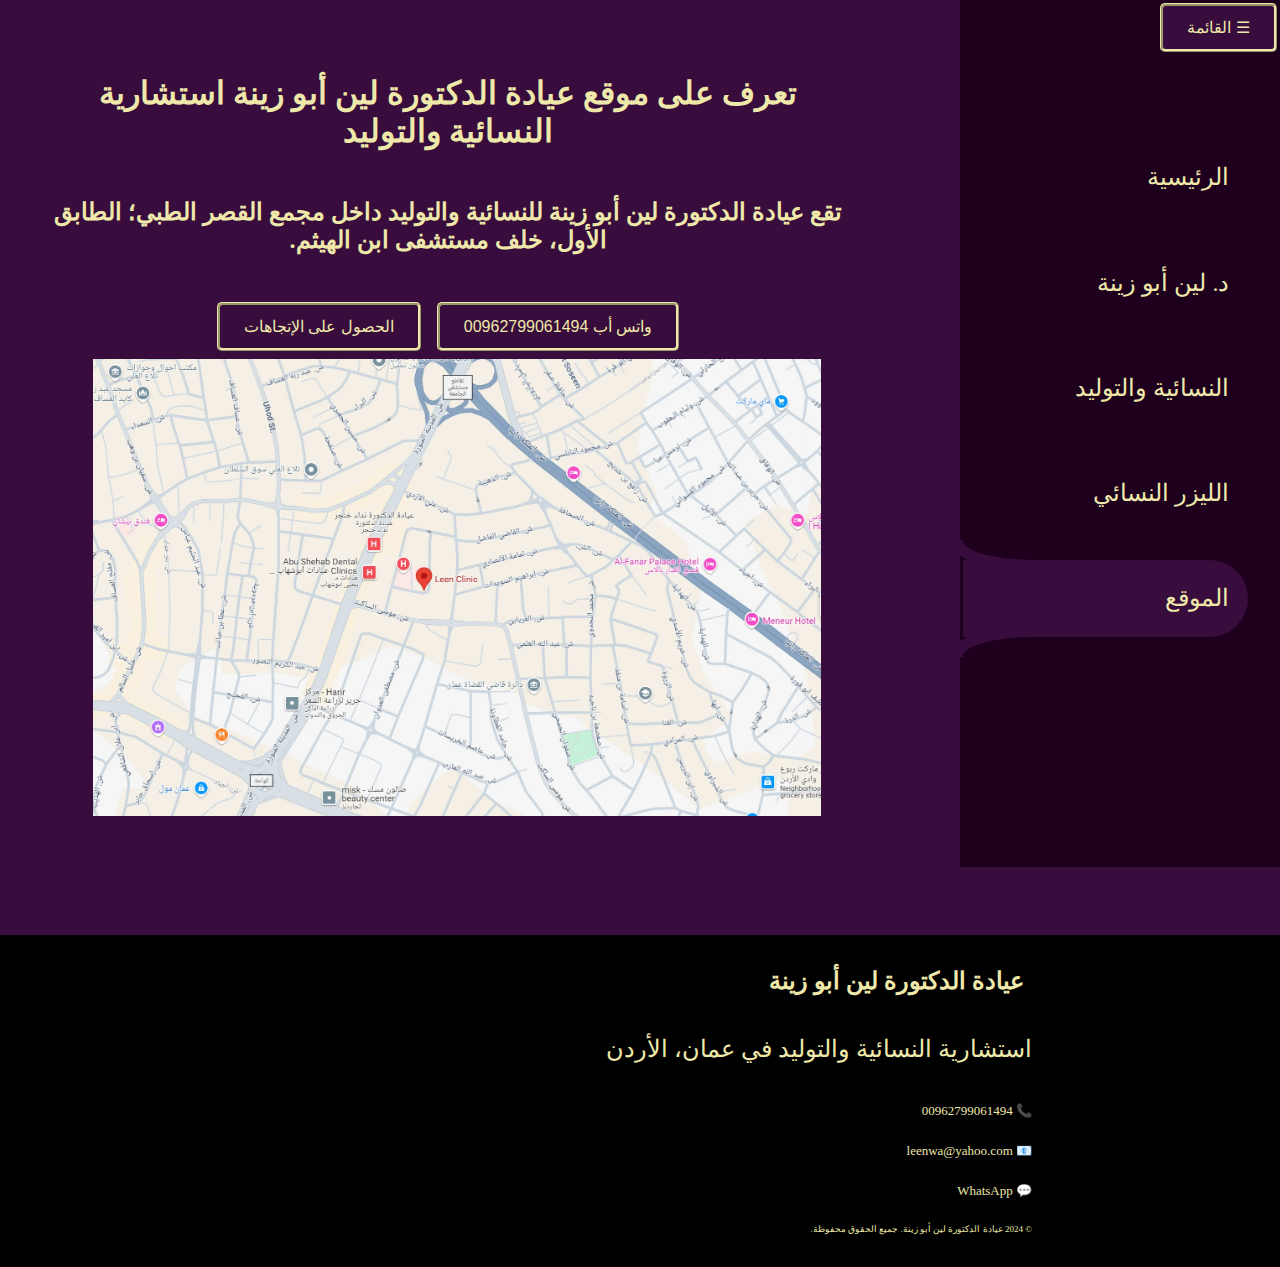
<file: location.html>
<!DOCTYPE html>
<html dir="rtl" lang="ar-Jo">
<head>
  <meta name="view-transition" content="same-origin"/>
  <meta charset="utf-8">
  <meta http-equiv="X-UA-Compatible" content="IE=edge">
  <meta name="viewport" content="width=device-width, initial-scale=1.0">
  <title> عيادة الدكتورة لين أبو زينة - موقع العيادة </title>
  <link rel="icon" type="image/x-icon" href="images/Fav1.ico">

  <!-- Meta Tags for SEO -->
  <meta name="robots" content="index, follow">
  <meta name="description" content="عيادة الدكتورة لين أبو زينة - استشارية النسائية والتوليد في عمان، الأردن.">
  <meta name="keywords" content="  دكتورة لين ابو زينة, نسائية, توليد, عمان, الأردن, ليزر, الليزر العلاجي, الليزر النسائي">

  <!-- Open Graph Meta Tags -->
  <meta property="og:title" content="عيادة الدكتورة لين أبو زينة - الموقع" />
  <meta property="og:description" content="استشارية النسائية والتوليد في عمان، الأردن." />
  <meta property="og:image" content="" />
  <meta property="og:url" content="" />
  <meta property="og:type" content="website" />

  <!-- Structured Data Markup -->
  <script type="application/ld+json">
  {
    "@context": "http://schema.org",
    "@type": "ObstetricandGynecologyClinic",
    "name": "عيادة الدكتورة لين ابو زينة",
    "description": "استشارية النسائية والتوليد والليزر النسائي",
    "url": "https://drleenclinic.com/",
    "logo": "",
    "image": "",
    "address": {
      "@type": "PostalAddress",
      "streetAddress": "مجمع القصر الطبي",
      "addressLocality": "عمان",
      "addressCountry": "الأردن"
    },
    "telephone": "00962799061494",
    "email": "leenwa@yahoo.com",
    "openingHours": "Sa 16:00-19:00" "Sn,Mo,We,Th 10:00-16:00", "Tu 10:00-13:00 & 16:00-19:00"
    "aggregateRating": {
      "@type": "AggregateRating",
      "ratingValue": "4.6",
      "reviewCount": "70"
    }
  }
  </script>
  
  <link rel="stylesheet" href="style.css">
</head>
<body>
  <nav>
    <button class="nav-toggle">☰ القائمة</button>
    <ul class="nav-list">
      <li>
        <a href="index.html">  
          الرئيسية  
        </a>
      </li>
      <li>
        <a href="about.html">      
          د. لين أبو زينة  
        </a>
      </li>
      <li>
        <a href="ObGynplog.html">  
           النسائية والتوليد   
        </a>
      </li>
      <li>
        <a href="Laser.html">   
          الليزر النسائي  
        </a>
      </li>
      <li class="active">
        <a href="location.html" aria-current="page">   الموقع   </a>
      </li>

    </ul>
  </nav>
</body>

<main>
<h1>
  تعرف على موقع عيادة الدكتورة لين أبو زينة استشارية النسائية والتوليد
</h1>
<h4>
  تقع عيادة الدكتورة لين أبو زينة للنسائية والتوليد داخل مجمع القصر الطبي؛ الطابق الأول، خلف مستشفى ابن الهيثم.
</h4>

<section class="buttons">
<button onclick="window.open('https://wa.me/962799061494','_blank')">
  واتس أب 00962799061494
</button>
<button onclick="window.open('https://www.google.com/maps/dir//Leen+Clinic,+Al+Juhair+street,+%D8%B9%D9%85%D9%91%D8%A7%D9%86%E2%80%AD/@31.9966592,35.8744695,18z/data=!4m8!4m7!1m0!1m5!1m1!1s0x151ca18df37f04c7:0xb01e06c40f8197ca!2m2!1d35.8738672!2d31.9966371?hl=ar&entry=ttu&g_ep=EgoyMDI0MTExMy4xIKXMDSoASAFQAw%3D%3D','_blank')">
  الحصول على الإتجاهات
</button>
</section>

<section class="big-map">
  <a href="https://www.google.com/maps/place/Leen+Clinic/@31.9966592,35.8744695,18z/data=!4m6!3m5!1s0x151ca18df37f04c7:0xb01e06c40f8197ca!8m2!3d31.9966371!4d35.8738672!16s%2Fg%2F11q4g38w8c?hl=ar&entry=ttu&g_ep=EgoyMDI0MTExMy4xIKXMDSoASAFQAw%3D%3D" target="_blank">
    <img src="images/خارطة موقع عيادة الدكتورة لين ضخم.webp" alt="  Dr. Leen Clinic Map location, Consultant Gynecologist  ">
  </a>
</section>
</main>

<footer class="site-footer">
  <div class="footer-content">
    <h3>عيادة الدكتورة لين أبو زينة</h3>
    <p>استشارية النسائية والتوليد في عمان، الأردن</p>
    <div class="footer-contact">
      <a href="tel:+962799061494">📞 00962799061494</a>
      <a href="mailto:leenwa@yahoo.com">📧 leenwa@yahoo.com</a>
      <a href="https://wa.me/962799061494" target="_blank">💬 WhatsApp</a>
    </div>
    <p class="copyright">© 2024 عيادة الدكتورة لين أبو زينة. جميع الحقوق محفوظة.</p>
  </div>
</footer>

<script src="nav.js"></script>
</html>
</file>
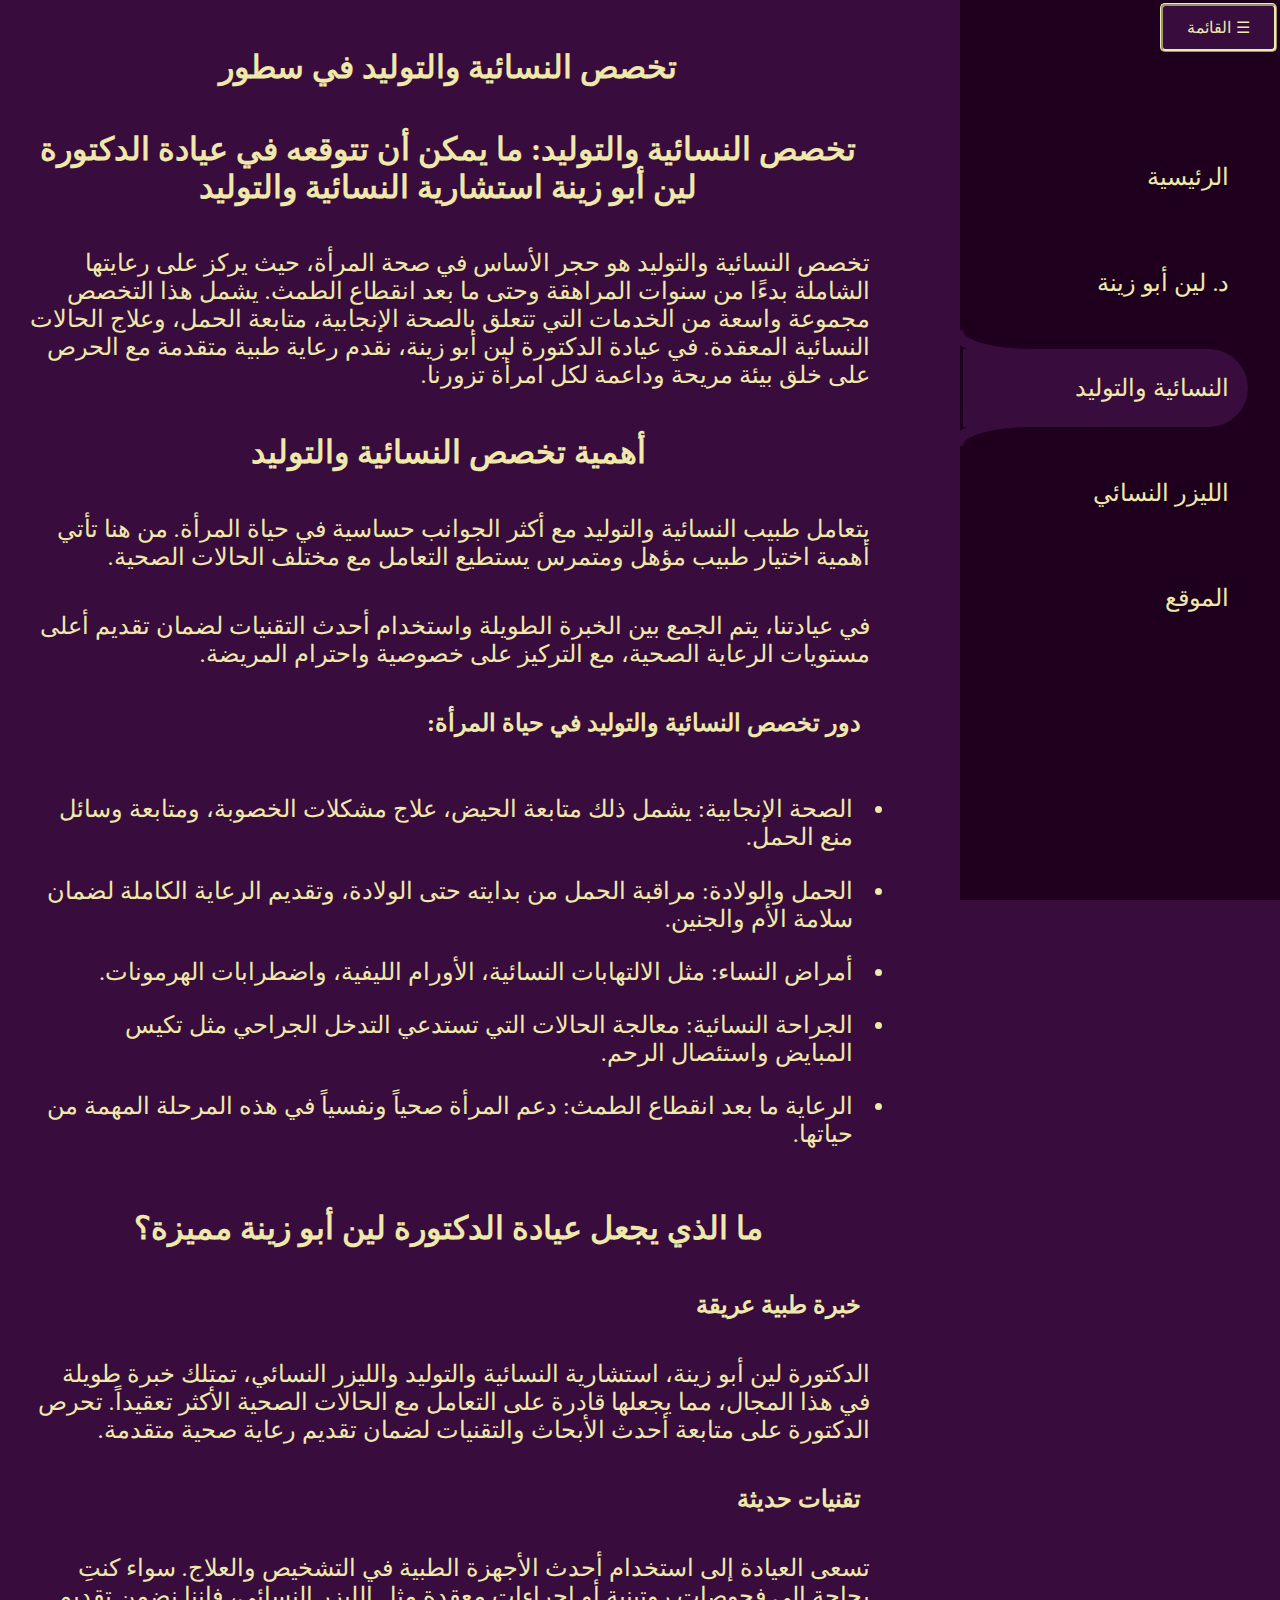
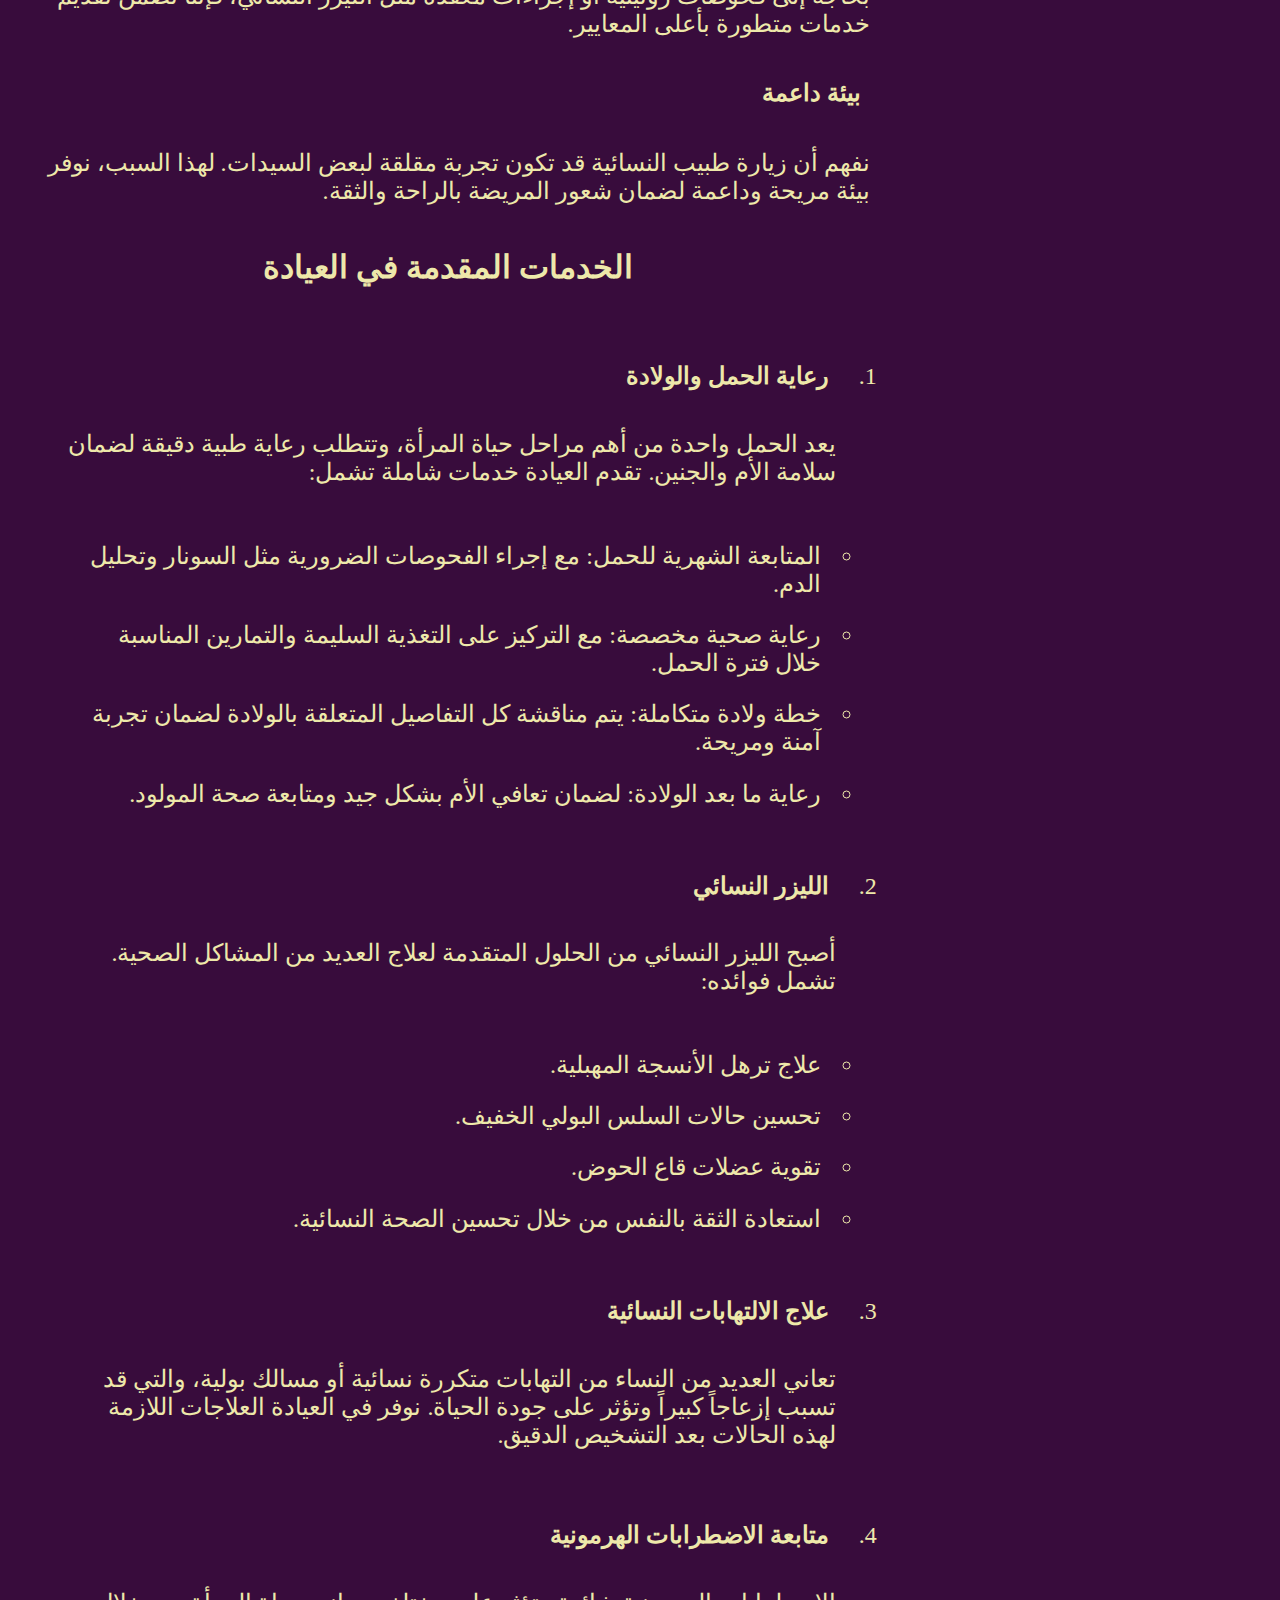
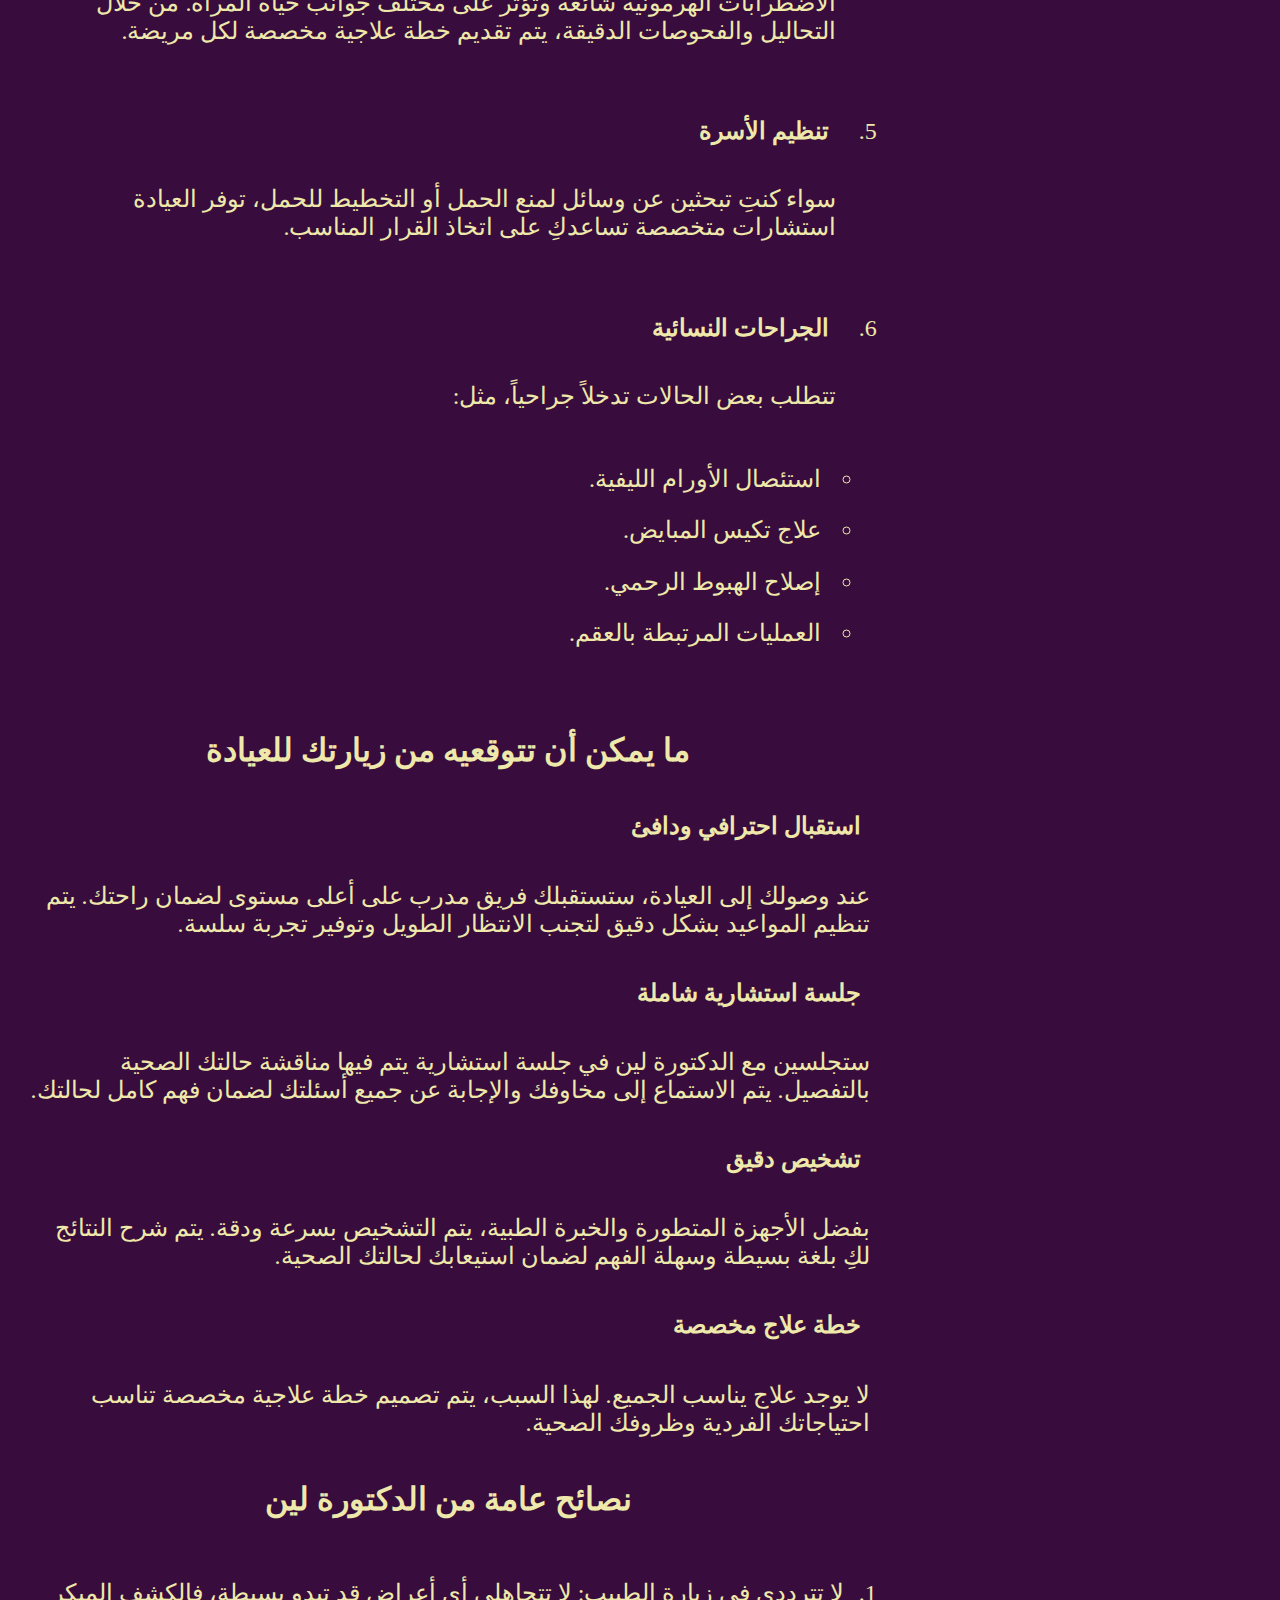
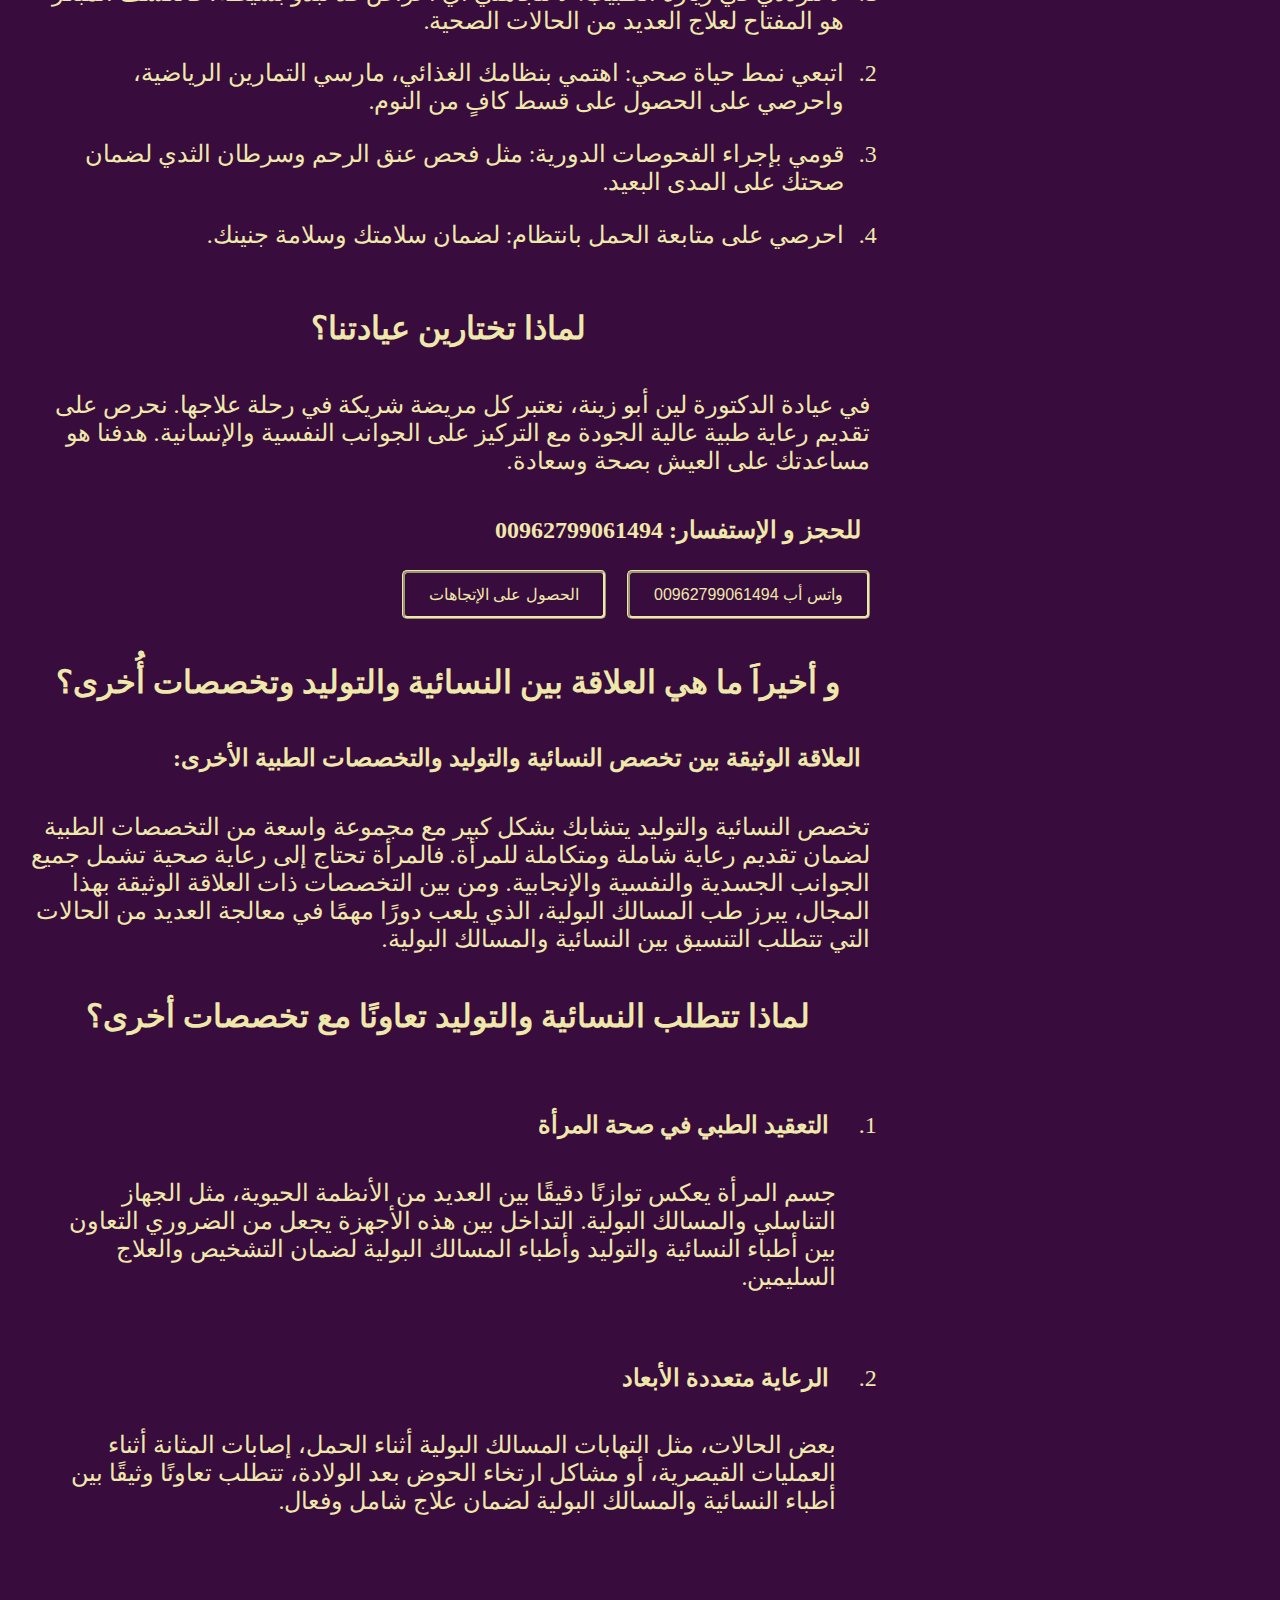
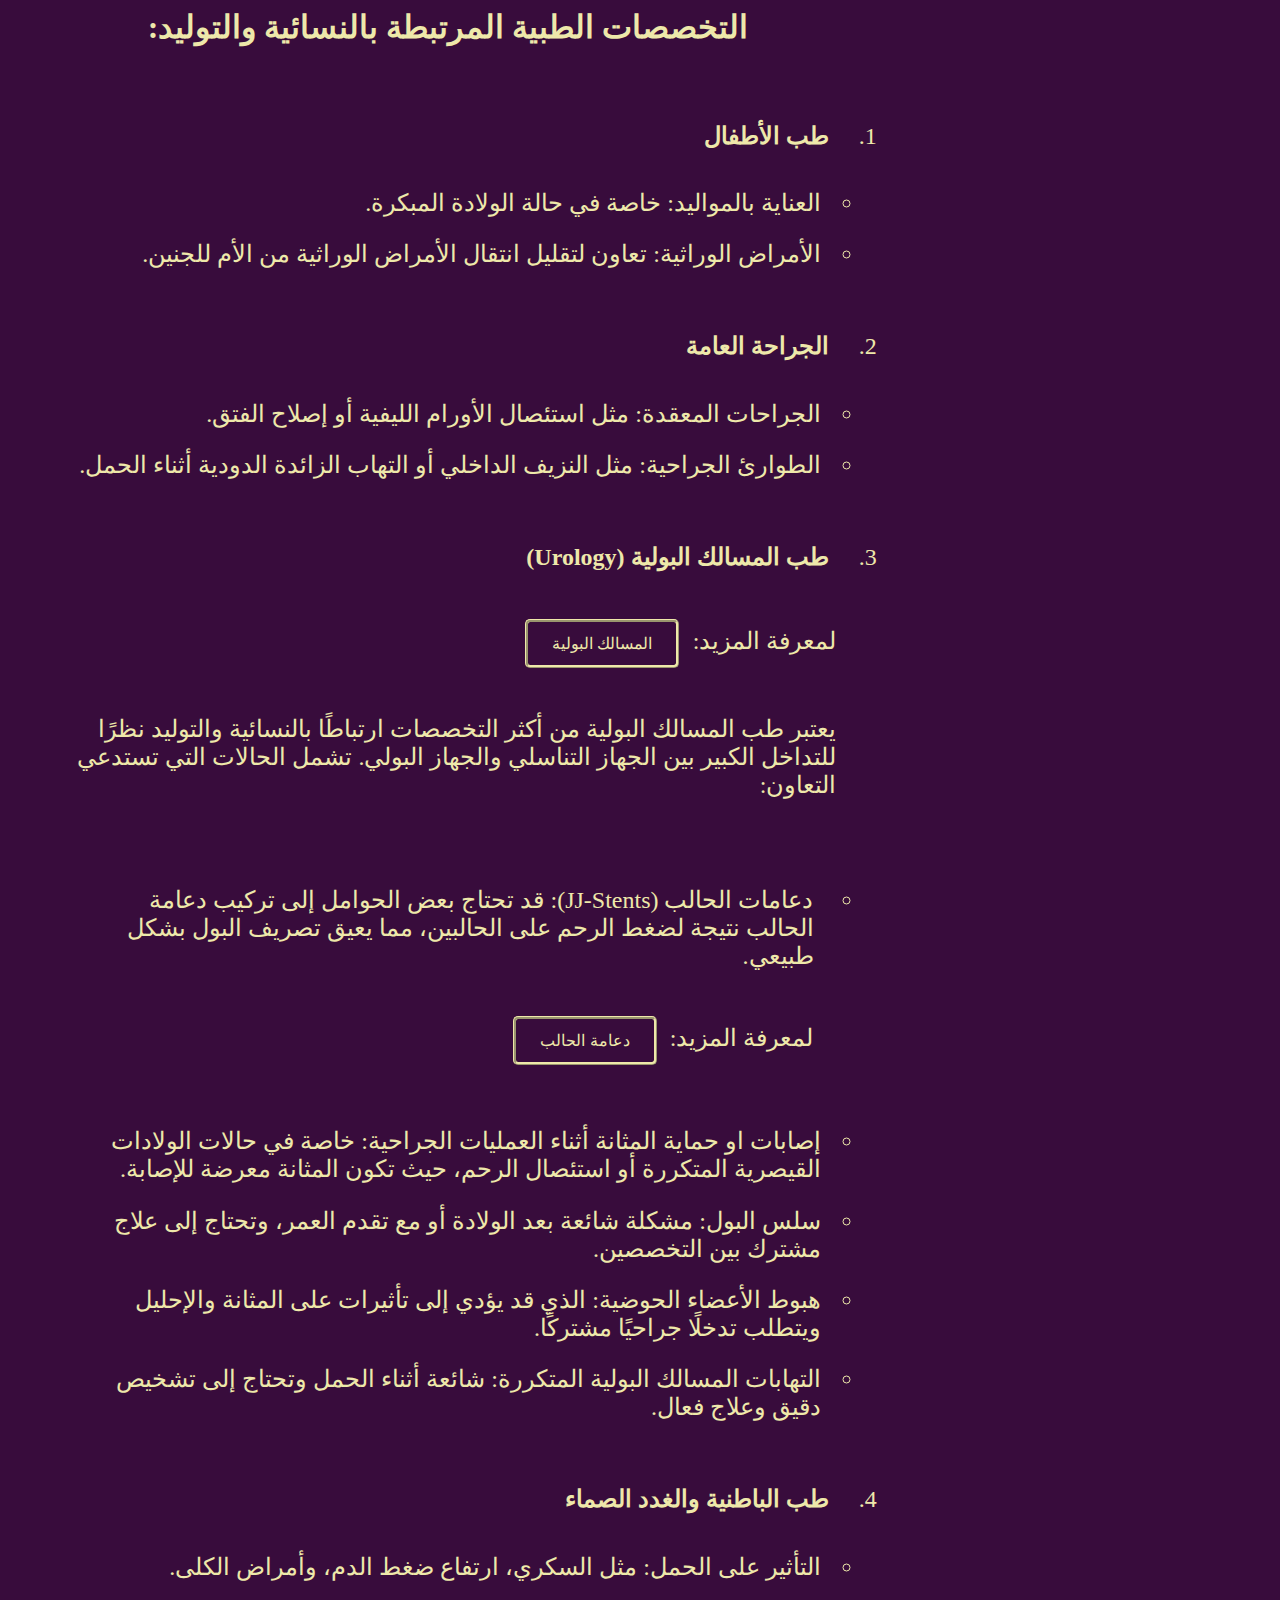
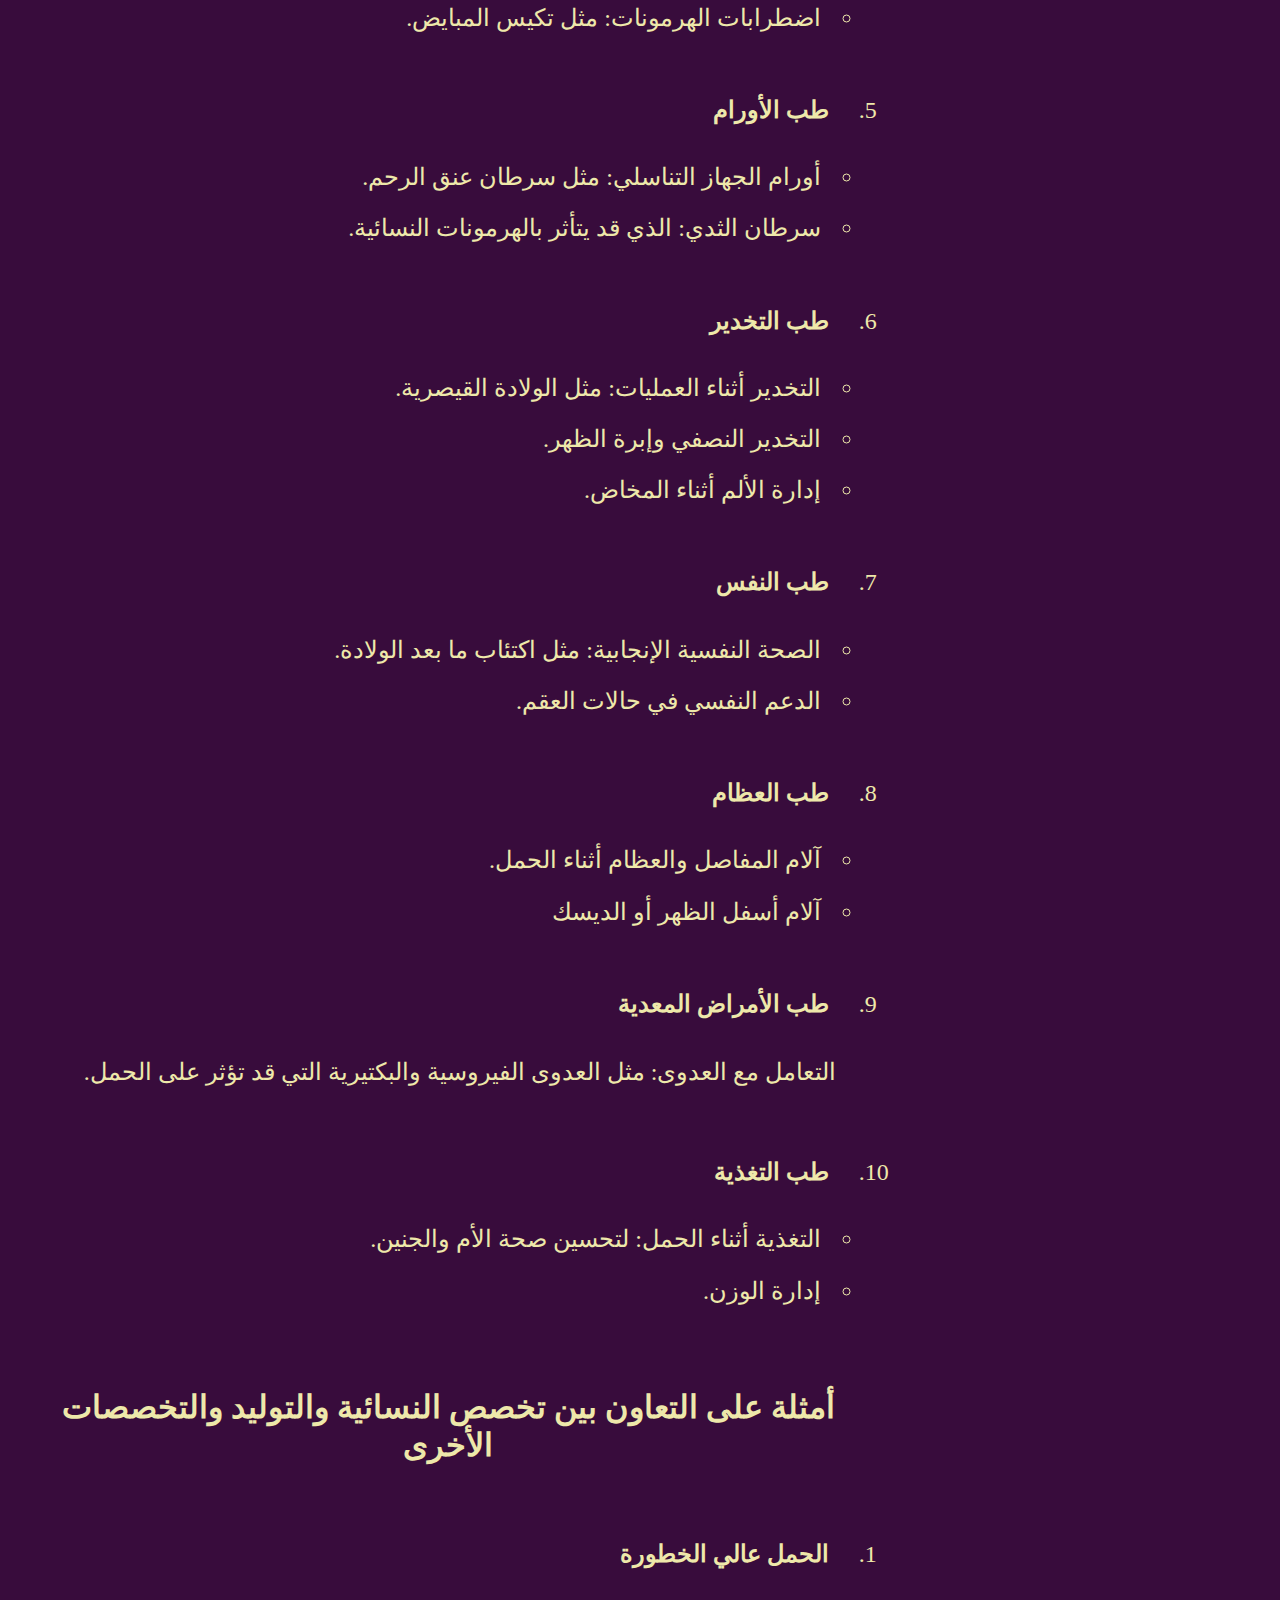
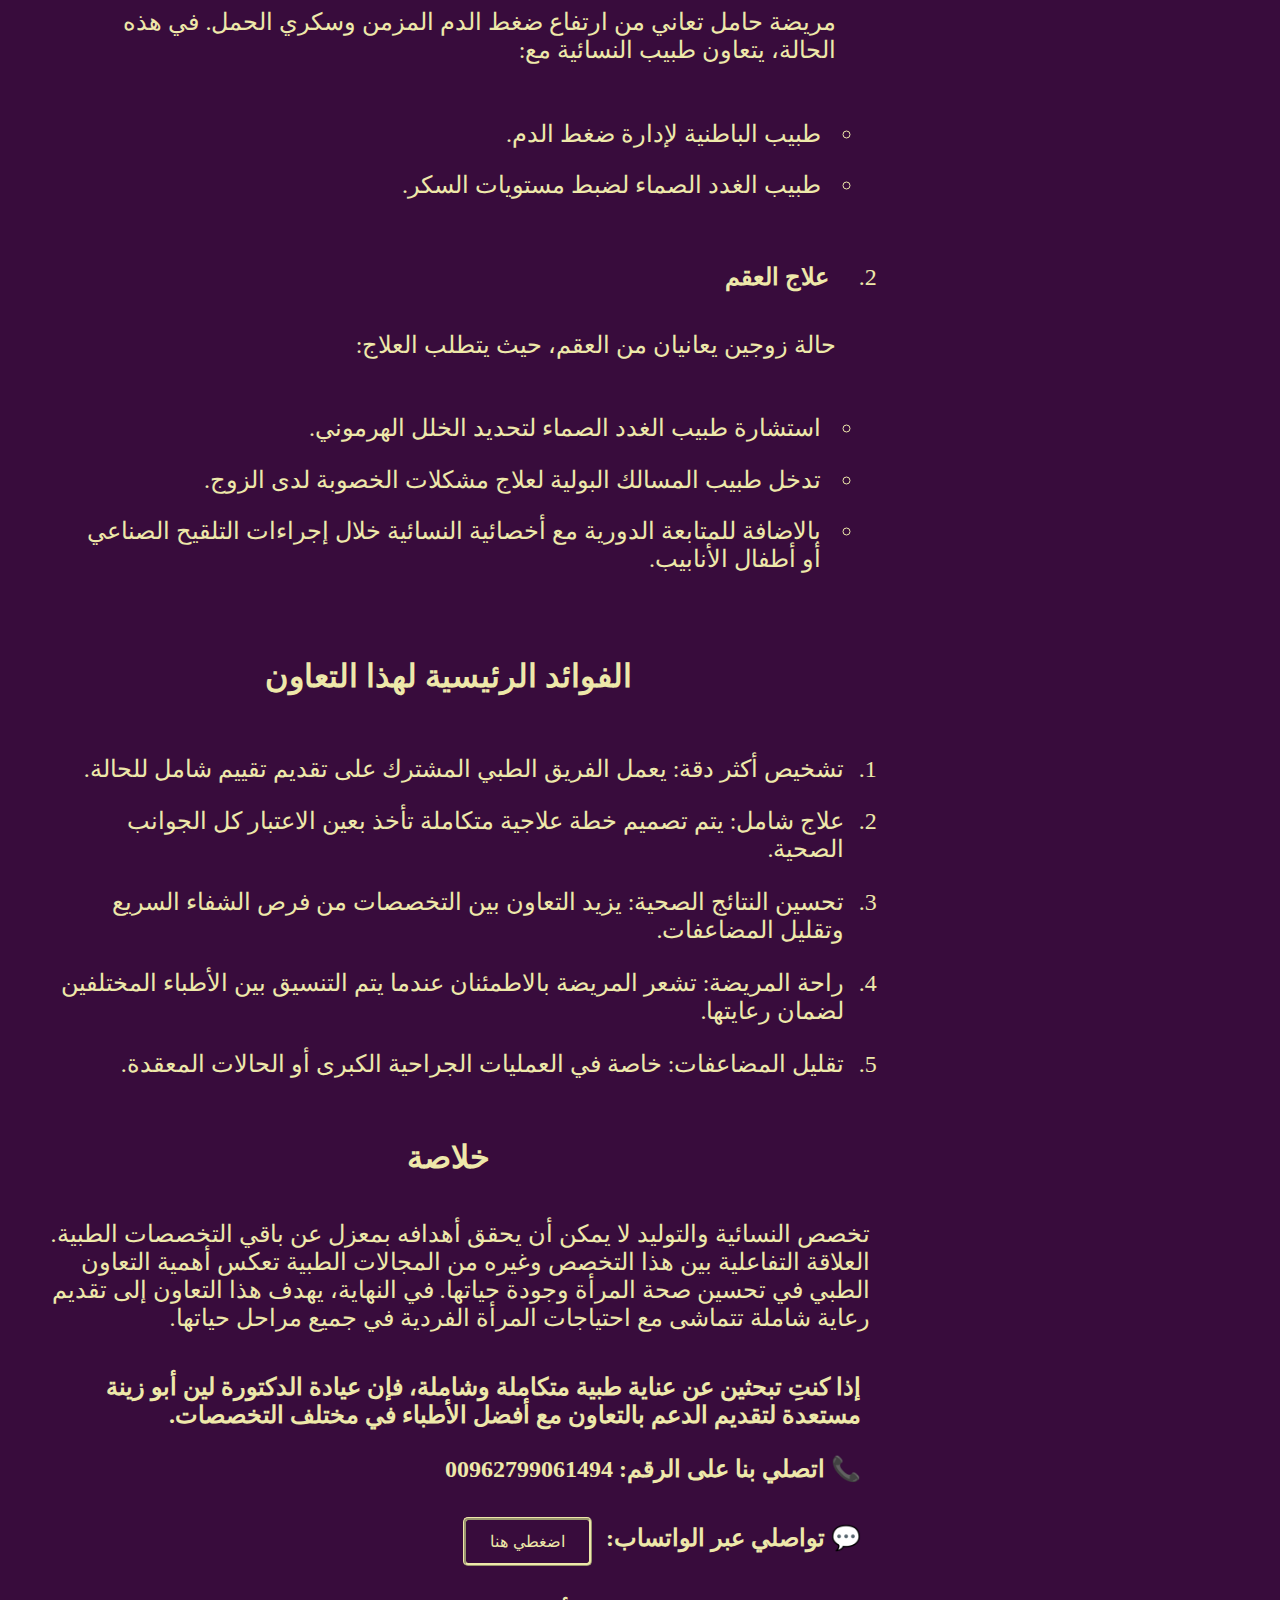
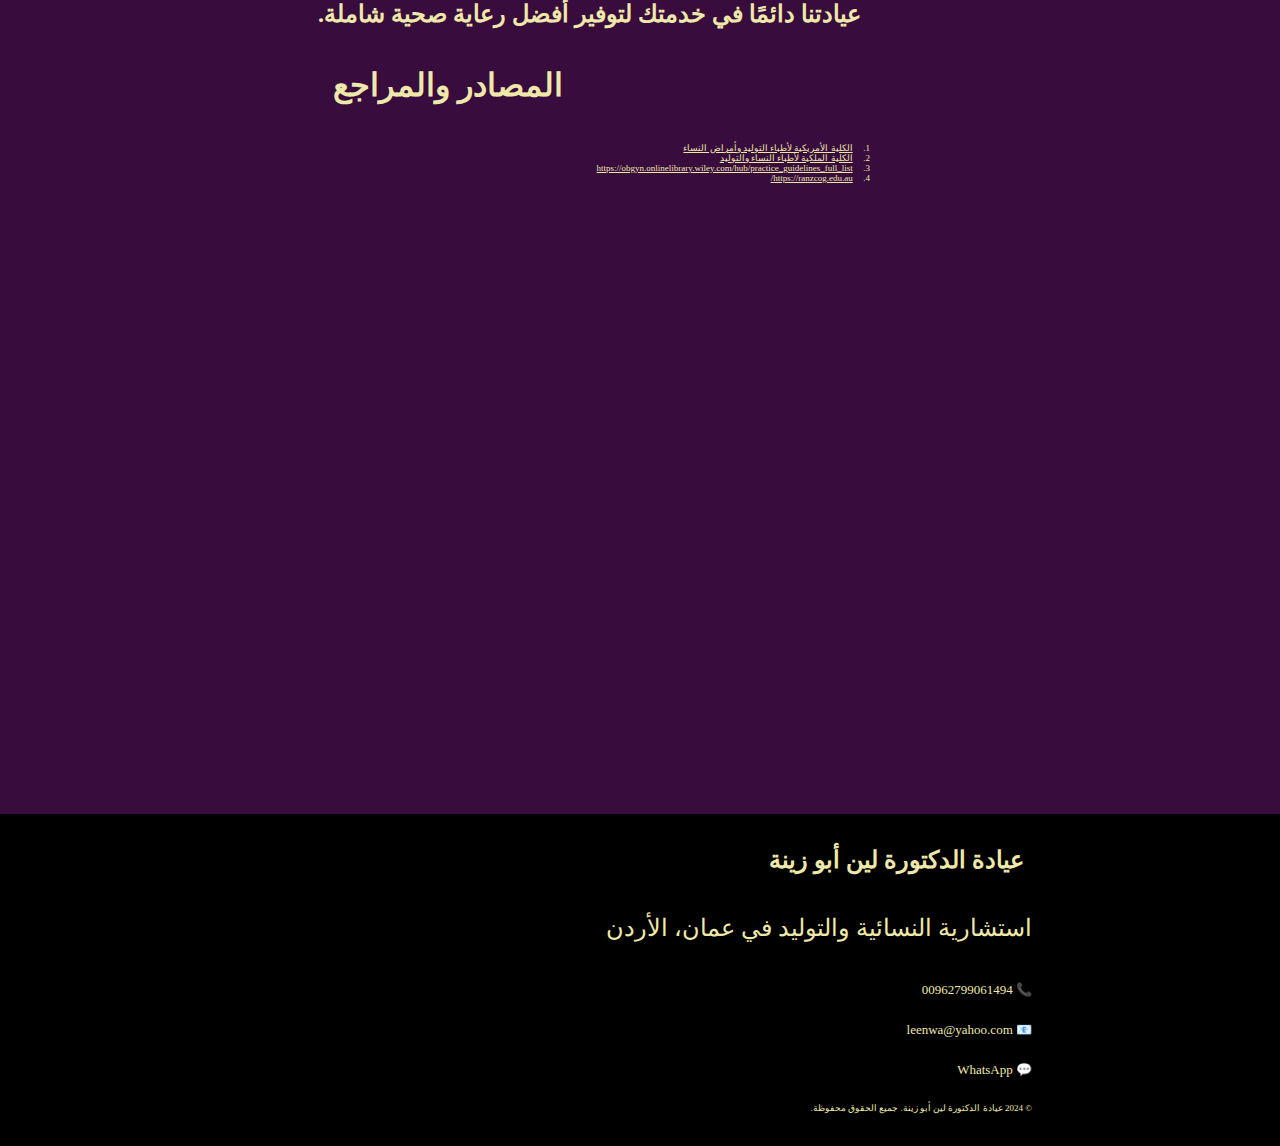
<file: ObGynplog.html>
<!DOCTYPE html>
<html dir="rtl" lang="ar-Jo">
<head>
  <meta name="view-transition" content="same-origin"/>
  <meta charset="utf-8">
  <meta http-equiv="X-UA-Compatible" content="IE=edge">
  <meta name="viewport" content="width=device-width, initial-scale=1.0">
  <title> عيادة الدكتورة لين أبو زينة - استشارية النسائية والتوليد </title>
  <link rel="icon" type="image/x-icon" href="images/Fav1.ico">

  <!-- Meta Tags for SEO -->
  <meta name="robots" content="index, follow">
  <meta name="description" content="عيادة الدكتورة لين أبو زينة - استشارية النسائية والتوليد في عمان، الأردن.">
  <meta name="keywords" content="  دكتورة لين ابو زينة, نسائية, توليد, عمان, الأردن, ليزر, الليزر العلاجي, الليزر النسائي">

  <!-- Open Graph Meta Tags -->
  <meta property="og:title" content="عيادة الدكتورة لين أبو زينة - المدونة" />
  <meta property="og:description" content="استشارية النسائية والتوليد في عمان، الأردن." />
  <meta property="og:image" content="" />
  <meta property="og:url" content="" />
  <meta property="og:type" content="website" />

  <!-- Structured Data Markup -->
  <script type="application/ld+json">
  {
    "@context": "http://schema.org",
    "@type": "ObstetricandGynecologyClinic",
    "name": "عيادة الدكتورة لين ابو زينة",
    "description": "استشارية النسائية والتوليد والليزر النسائي",
    "url": "https://drleenclinic.com/",
    "logo": "",
    "image": "",
    "address": {
      "@type": "PostalAddress",
      "streetAddress": "مجمع القصر الطبي",
      "addressLocality": "عمان",
      "addressCountry": "الأردن"
    },
    "telephone": "00962799061494",
    "email": "leenwa@yahoo.com",
    "openingHours": "Sa 16:00-19:00" "Sn,Mo,We,Th 10:00-16:00", "Tu 10:00-13:00 & 16:00-19:00"
    "aggregateRating": {
      "@type": "AggregateRating",
      "ratingValue": "4.6",
      "reviewCount": "70"
    }
  }
  </script>
  
  <link rel="stylesheet" href="style.css">
</head>
<body>
  <nav>
    <button class="nav-toggle">☰ القائمة</button>
    <ul class="nav-list">
      <li>
        <a href="index.html">  الرئيسية  
        </a>
      </li>
      <li>
        <a href="about.html">      
          د. لين أبو زينة  
        </a>
      </li>
      <li class="active">
        <a href="ObGynplog.html" aria-current="page">   
          النسائية والتوليد   
        </a>
      </li>
      <li>
        <a href="Laser.html">  
           الليزر النسائي  
        </a>
      </li>
      <li>
        <a href="location.html">   الموقع   </a>
      </li>

    </ul>
  </nav>
</body>

<main class="ObGyn">
<h1>
  تخصص النسائية والتوليد في سطور
</h1>
<h2>
  تخصص النسائية والتوليد: ما يمكن أن تتوقعه في عيادة الدكتورة لين أبو زينة استشارية النسائية والتوليد
</h2>
<p>
  تخصص النسائية والتوليد هو حجر الأساس في صحة المرأة، حيث يركز على رعايتها الشاملة بدءًا من سنوات المراهقة وحتى ما بعد انقطاع الطمث. يشمل هذا التخصص مجموعة واسعة من الخدمات التي تتعلق بالصحة الإنجابية، متابعة الحمل، وعلاج الحالات النسائية المعقدة. في عيادة الدكتورة لين أبو زينة، نقدم رعاية طبية متقدمة مع الحرص على خلق بيئة مريحة وداعمة لكل امرأة تزورنا.
</p>
<h2>
  أهمية تخصص النسائية والتوليد
</h2>
<p>
  يتعامل طبيب النسائية والتوليد مع أكثر الجوانب حساسية في حياة المرأة. من هنا تأتي أهمية اختيار طبيب مؤهل ومتمرس يستطيع التعامل مع مختلف الحالات الصحية.
</p>
<p>
  في عيادتنا، يتم الجمع بين الخبرة الطويلة واستخدام أحدث التقنيات لضمان تقديم أعلى مستويات الرعاية الصحية، مع التركيز على خصوصية واحترام المريضة.
</p>
<h3>
  دور تخصص النسائية والتوليد في حياة المرأة:
</h3>
<ul>
  <li>
    الصحة الإنجابية: يشمل ذلك متابعة الحيض، علاج مشكلات الخصوبة، ومتابعة وسائل منع الحمل.
  </li>
  <li>
    الحمل والولادة: مراقبة الحمل من بدايته حتى الولادة، وتقديم الرعاية الكاملة لضمان سلامة الأم والجنين.
  </li>
  <li>
    أمراض النساء: مثل الالتهابات النسائية، الأورام الليفية، واضطرابات الهرمونات.
  </li>
  <li>
    الجراحة النسائية: معالجة الحالات التي تستدعي التدخل الجراحي مثل تكيس المبايض واستئصال الرحم.
  </li>
  <li>
    الرعاية ما بعد انقطاع الطمث: دعم المرأة صحياً ونفسياً في هذه المرحلة المهمة من حياتها.
  </li>
</ul>

<h2>
  ما الذي يجعل عيادة الدكتورة لين أبو زينة مميزة؟
</h2>
<h3>
  خبرة طبية عريقة
</h3>
<p>
  الدكتورة لين أبو زينة، استشارية النسائية والتوليد والليزر النسائي، تمتلك خبرة طويلة في هذا المجال، مما يجعلها قادرة على التعامل مع الحالات الصحية الأكثر تعقيداً. تحرص الدكتورة على متابعة أحدث الأبحاث والتقنيات لضمان تقديم رعاية صحية متقدمة.
</p>
<h3>
  تقنيات حديثة
</h3>
<p>
  تسعى العيادة إلى استخدام أحدث الأجهزة الطبية في التشخيص والعلاج. سواء كنتِ بحاجة إلى فحوصات روتينية أو إجراءات معقدة مثل الليزر النسائي، فإننا نضمن تقديم خدمات متطورة بأعلى المعايير.
</p>
<h3>
  بيئة داعمة
</h3>
<p>
  نفهم أن زيارة طبيب النسائية قد تكون تجربة مقلقة لبعض السيدات. لهذا السبب، نوفر بيئة مريحة وداعمة لضمان شعور المريضة بالراحة والثقة.
</p>

<h2>
  الخدمات المقدمة في العيادة
</h2>
<ol>
  <li>
  <h3>
    رعاية الحمل والولادة
  </h3>
  <p>
    يعد الحمل واحدة من أهم مراحل حياة المرأة، وتتطلب رعاية طبية دقيقة لضمان سلامة الأم والجنين. تقدم العيادة خدمات شاملة تشمل:
  </p>
  <ul>
    <li>
      المتابعة الشهرية للحمل: مع إجراء الفحوصات الضرورية مثل السونار وتحليل الدم.
    </li>
    <li>
      رعاية صحية مخصصة: مع التركيز على التغذية السليمة والتمارين المناسبة خلال فترة الحمل.
    </li>
    <li>
      خطة ولادة متكاملة: يتم مناقشة كل التفاصيل المتعلقة بالولادة لضمان تجربة آمنة ومريحة.
    </li>
    <li>
      رعاية ما بعد الولادة: لضمان تعافي الأم بشكل جيد ومتابعة صحة المولود.
    </li>
  </ul>
</li>

<li>
  <h3>
    الليزر النسائي
  </h3>
  <p>
    أصبح الليزر النسائي من الحلول المتقدمة لعلاج العديد من المشاكل الصحية. تشمل فوائده:
  </p>
  <ul>
    <li>
      علاج ترهل الأنسجة المهبلية.
    </li>
    <li>
      تحسين حالات السلس البولي الخفيف.
    </li>
    <li>
      تقوية عضلات قاع الحوض.
    </li>
    <li>
      استعادة الثقة بالنفس من خلال تحسين الصحة النسائية.
    </li>
  </ul>
</li>

<li>
  <h3>
    علاج الالتهابات النسائية
  </h3>
  <p>
    تعاني العديد من النساء من التهابات متكررة نسائية أو مسالك بولية، والتي قد تسبب إزعاجاً كبيراً وتؤثر على جودة الحياة. نوفر في العيادة العلاجات اللازمة لهذه الحالات بعد التشخيص الدقيق.
  </p>
</li>

<li>
  <h3>
    متابعة الاضطرابات الهرمونية
  </h3>
  <p>
    الاضطرابات الهرمونية شائعة وتؤثر على مختلف جوانب حياة المرأة. من خلال التحاليل والفحوصات الدقيقة، يتم تقديم خطة علاجية مخصصة لكل مريضة.
  </p>
</li>

<li>
  <h3>
    تنظيم الأسرة
  </h3>
  <p>
    سواء كنتِ تبحثين عن وسائل لمنع الحمل أو التخطيط للحمل، توفر العيادة استشارات متخصصة تساعدكِ على اتخاذ القرار المناسب.
  </p>
</li>

<li>
  <h3>
    الجراحات النسائية
  </h3>
  <p>
    تتطلب بعض الحالات تدخلاً جراحياً، مثل:
  </p>
  <ul>
    <li>
      استئصال الأورام الليفية.
    </li>
    <li>
      علاج تكيس المبايض.
    </li>
    <li>
      إصلاح الهبوط الرحمي.
    </li>
    <li>
      العمليات المرتبطة بالعقم.
    </li>
  </ul>
</li>

</ol>

<h2>
  ما يمكن أن تتوقعيه من زيارتك للعيادة
</h2>
<h3>
  استقبال احترافي ودافئ
</h3>
<p>
  عند وصولك إلى العيادة، ستستقبلك فريق مدرب على أعلى مستوى لضمان راحتك. يتم تنظيم المواعيد بشكل دقيق لتجنب الانتظار الطويل وتوفير تجربة سلسة.
</p>
<h3>
  جلسة استشارية شاملة
</h3>
<p>
  ستجلسين مع الدكتورة لين في جلسة استشارية يتم فيها مناقشة حالتك الصحية بالتفصيل. يتم الاستماع إلى مخاوفك والإجابة عن جميع أسئلتك لضمان فهم كامل لحالتك.
</p>
<h3>
  تشخيص دقيق
</h3>
<p>
  بفضل الأجهزة المتطورة والخبرة الطبية، يتم التشخيص بسرعة ودقة. يتم شرح النتائج لكِ بلغة بسيطة وسهلة الفهم لضمان استيعابك لحالتك الصحية.
</p>
<h3>
  خطة علاج مخصصة
</h3>
<p>
  لا يوجد علاج يناسب الجميع. لهذا السبب، يتم تصميم خطة علاجية مخصصة تناسب احتياجاتك الفردية وظروفك الصحية.
</p>

<h2>
  نصائح عامة من الدكتورة لين
</h2>
<ol>
  <li>
    لا تترددي في زيارة الطبيب: لا تتجاهلي أي أعراض قد تبدو بسيطة، فالكشف المبكر هو المفتاح لعلاج العديد من الحالات الصحية.
  </li>
  <li>
    اتبعي نمط حياة صحي: اهتمي بنظامك الغذائي، مارسي التمارين الرياضية، واحرصي على الحصول على قسط كافٍ من النوم.
  </li>
  <li>
    قومي بإجراء الفحوصات الدورية: مثل فحص عنق الرحم وسرطان الثدي لضمان صحتك على المدى البعيد.
  </li>
  <li>
    احرصي على متابعة الحمل بانتظام: لضمان سلامتك وسلامة جنينك.
  </li>
</ol>

<h2>
  لماذا تختارين عيادتنا؟
</h2>
<p>
  في عيادة الدكتورة لين أبو زينة، نعتبر كل مريضة شريكة في رحلة علاجها. نحرص على تقديم رعاية طبية عالية الجودة مع التركيز على الجوانب النفسية والإنسانية. هدفنا هو مساعدتك على العيش بصحة وسعادة.
</p>

<h3>   للحجز و الإستفسار: 00962799061494   </h3>
<button onclick="window.open('https://wa.me/962799061494','_blank')">
  واتس أب 00962799061494
</button>
<button onclick="window.open('https://www.google.com/maps/dir//Leen+Clinic,+Al+Juhair+street,+%D8%B9%D9%85%D9%91%D8%A7%D9%86%E2%80%AD/@31.9966592,35.8744695,18z/data=!4m8!4m7!1m0!1m5!1m1!1s0x151ca18df37f04c7:0xb01e06c40f8197ca!2m2!1d35.8738672!2d31.9966371?hl=ar&entry=ttu&g_ep=EgoyMDI0MTExMy4xIKXMDSoASAFQAw%3D%3D','_blank')">
  الحصول على الإتجاهات
</button>

<h2>
  و أخيراََ ما هي العلاقة بين النسائية والتوليد وتخصصات أُخرى؟
</h2>
<h3>
  العلاقة الوثيقة بين تخصص النسائية والتوليد والتخصصات الطبية الأخرى:
</h3>
<p>
  تخصص النسائية والتوليد يتشابك بشكل كبير مع مجموعة واسعة من التخصصات الطبية لضمان تقديم رعاية شاملة ومتكاملة للمرأة. فالمرأة تحتاج إلى رعاية صحية تشمل جميع الجوانب الجسدية والنفسية والإنجابية. ومن بين التخصصات ذات العلاقة الوثيقة بهذا المجال، يبرز طب المسالك البولية، الذي يلعب دورًا مهمًا في معالجة العديد من الحالات التي تتطلب التنسيق بين النسائية والمسالك البولية.
</p>

<h2>
  لماذا تتطلب النسائية والتوليد تعاونًا مع تخصصات أخرى؟
</h2>
<ol>
  <li>
    <h3>
      التعقيد الطبي في صحة المرأة
    </h3>
    <p>
      جسم المرأة يعكس توازنًا دقيقًا بين العديد من الأنظمة الحيوية، مثل الجهاز التناسلي والمسالك البولية. التداخل بين هذه الأجهزة يجعل من الضروري التعاون بين أطباء النسائية والتوليد وأطباء المسالك البولية لضمان التشخيص والعلاج السليمين.
    </p>
  </li>
  <li>
    <h3>
      الرعاية متعددة الأبعاد
    </h3>
    <p>
      بعض الحالات، مثل التهابات المسالك البولية أثناء الحمل، إصابات المثانة أثناء العمليات القيصرية، أو مشاكل ارتخاء الحوض بعد الولادة، تتطلب تعاونًا وثيقًا بين أطباء النسائية والمسالك البولية لضمان علاج شامل وفعال.
    </p>
  </li>
</ol>

<h2>
  التخصصات الطبية المرتبطة بالنسائية والتوليد:
</h2>
<ol>
  <li>
    <h3>
      طب الأطفال
    </h3>
    <ul>
      <li>
        العناية بالمواليد: خاصة في حالة الولادة المبكرة.
      </li>
      <li>
        الأمراض الوراثية: تعاون لتقليل انتقال الأمراض الوراثية من الأم للجنين.
      </li>
    </ul>
  </li>
  <li>
    <h3>
      الجراحة العامة
    </h3>
    <ul>
      <li>
        الجراحات المعقدة: مثل استئصال الأورام الليفية أو إصلاح الفتق.
      </li>
      <li>
        الطوارئ الجراحية: مثل النزيف الداخلي أو التهاب الزائدة الدودية أثناء الحمل.
      </li>
    </ul>
  </li>
  <li>
    <h3>
      طب المسالك البولية (Urology)
    </h3>
    <p>
      لمعرفة المزيد:
      <button onclick="window.open('https://drjadurologyclinic.com/','_blank')">
        المسالك البولية
      </button>
    </p>
    <P>
      يعتبر طب المسالك البولية من أكثر التخصصات ارتباطًا بالنسائية والتوليد نظرًا للتداخل الكبير بين الجهاز التناسلي والجهاز البولي. تشمل الحالات التي تستدعي التعاون:
    </P>
    <ul>
      <li>
        <p>
        دعامات الحالب (JJ-Stents): قد تحتاج بعض الحوامل إلى تركيب دعامة الحالب نتيجة لضغط الرحم على الحالبين، مما يعيق تصريف البول بشكل طبيعي.
      </p>
        <p>
          لمعرفة المزيد:
          <button onclick="window.open('https://drjadurologyclinic.com/SurgeryArticle%D8%B9%D9%85%D9%84%D9%8A%D8%A9_%D8%AF%D8%B9%D8%A7%D9%85%D8%A9_%D8%A7%D9%84%D8%AD%D8%A7%D9%84%D8%A8.html','_blank')">
            دعامة الحالب
          </button>
        </p>
      </li>
      <li>
          إصابات او حماية المثانة أثناء العمليات الجراحية: خاصة في حالات الولادات القيصرية المتكررة أو استئصال الرحم، حيث تكون المثانة معرضة للإصابة.
      </li>
      <li>
        سلس البول: مشكلة شائعة بعد الولادة أو مع تقدم العمر، وتحتاج إلى علاج مشترك بين التخصصين.
      </li>
      <li>
        هبوط الأعضاء الحوضية: الذي قد يؤدي إلى تأثيرات على المثانة والإحليل ويتطلب تدخلًا جراحيًا مشتركًا.
      </li>
      <li>
        التهابات المسالك البولية المتكررة: شائعة أثناء الحمل وتحتاج إلى تشخيص دقيق وعلاج فعال.
      </li>
    </ul>
  </li>
  <li>
    <h3>
      طب الباطنية والغدد الصماء
    </h3>
    <ul>
      <li>
        التأثير على الحمل: مثل السكري، ارتفاع ضغط الدم، وأمراض الكلى.
      </li>
      <li>
        اضطرابات الهرمونات: مثل تكيس المبايض.
      </li>
    </ul>
  </li>
  <li>
    <h3>
      طب الأورام
    </h3>
    <ul>
      <li>
        أورام الجهاز التناسلي: مثل سرطان عنق الرحم.
      </li>
      <li>
        سرطان الثدي: الذي قد يتأثر بالهرمونات النسائية.
      </li>
    </ul>
  </li>
  <li>
    <h3>
      طب التخدير
    </h3>
    <ul>
      <li>
        التخدير أثناء العمليات: مثل الولادة القيصرية.
      </li>
      <li>
         التخدير النصفي وإبرة الظهر.
      </li>
      <li>
        إدارة الألم أثناء المخاض.
      </li>
    </ul>
  </li>
  <li>
    <h3>
      طب النفس
    </h3>
    <ul>
      <li>
        الصحة النفسية الإنجابية: مثل اكتئاب ما بعد الولادة.
      </li>
      <li>
        الدعم النفسي في حالات العقم.
      </li>
    </ul>
  </li>
  <li>
    <h3>
      طب العظام 
    </h3>
    <ul>
      <li>
        آلام المفاصل والعظام أثناء الحمل.
      </li>
      <li>
        آلام أسفل الظهر أو الديسك
      </li>
    </ul>
  </li>
  <li>
    <h3>
      طب الأمراض المعدية
    </h3>
    <p>
      التعامل مع العدوى: مثل العدوى الفيروسية والبكتيرية التي قد تؤثر على الحمل.
    </p>
  </li>
  <li>
    <h3>
      طب التغذية
    </h3>
    <ul>
      <li>
        التغذية أثناء الحمل: لتحسين صحة الأم والجنين.
      </li>
      <li>
        إدارة الوزن.
      </li>
    </ul>
  </li>
</ol>

<h2>
  أمثلة على التعاون بين تخصص النسائية والتوليد والتخصصات الأخرى
</h2>
<ol>
  <li>
    <h3>
    الحمل عالي الخطورة 
  </h3>
  <p>
    مريضة حامل تعاني من ارتفاع ضغط الدم المزمن وسكري الحمل. في هذه الحالة، يتعاون طبيب النسائية مع:
  </p>
  <ul>
    <li>
      طبيب الباطنية لإدارة ضغط الدم.
    </li>
    <li>
      طبيب الغدد الصماء لضبط مستويات السكر.
    </li>
  </ul>
  </li>
  <li>
    <h3>
      علاج العقم
    </h3>
    <p>
      حالة زوجين يعانيان من العقم، حيث يتطلب العلاج: 
    </p>
    <ul>
      <li>
        استشارة طبيب الغدد الصماء لتحديد الخلل الهرموني.
      </li>
      <li>
        تدخل طبيب المسالك البولية لعلاج مشكلات الخصوبة لدى الزوج.
      </li>
      <li>
        بالاضافة للمتابعة الدورية مع أخصائية النسائية خلال إجراءات التلقيح الصناعي أو أطفال الأنابيب.
      </li>
    </ul>
  </li>
</ol>

<h2>
  الفوائد الرئيسية لهذا التعاون
</h2>
<ol>
  <li>
    تشخيص أكثر دقة: يعمل الفريق الطبي المشترك على تقديم تقييم شامل للحالة.
  </li>
  <li>
    علاج شامل: يتم تصميم خطة علاجية متكاملة تأخذ بعين الاعتبار كل الجوانب الصحية.
  </li>
  <li>
    تحسين النتائج الصحية: يزيد التعاون بين التخصصات من فرص الشفاء السريع وتقليل المضاعفات.
  </li>
  <li>
    راحة المريضة: تشعر المريضة بالاطمئنان عندما يتم التنسيق بين الأطباء المختلفين لضمان رعايتها.
  </li>
  <li>
    تقليل المضاعفات: خاصة في العمليات الجراحية الكبرى أو الحالات المعقدة.
  </li>
</ol>

<h2>
  خلاصة
</h2>
<p>
  تخصص النسائية والتوليد لا يمكن أن يحقق أهدافه بمعزل عن باقي التخصصات الطبية. العلاقة التفاعلية بين هذا التخصص وغيره من المجالات الطبية تعكس أهمية التعاون الطبي في تحسين صحة المرأة وجودة حياتها. في النهاية، يهدف هذا التعاون إلى تقديم رعاية شاملة تتماشى مع احتياجات المرأة الفردية في جميع مراحل حياتها.
</p>
<h3>
  إذا كنتِ تبحثين عن عناية طبية متكاملة وشاملة، فإن عيادة الدكتورة لين أبو زينة مستعدة لتقديم الدعم بالتعاون مع أفضل الأطباء في مختلف التخصصات.
</h3>
<h3>
  📞 اتصلي بنا على الرقم: 00962799061494
</h3>
<h3>
  💬 تواصلي عبر الواتساب:
  <button onclick="window.open('https://wa.me/962799061494','_blank')">
    اضغطي هنا
  </button>
</h3>
<h3>
  عيادتنا دائمًا في خدمتك لتوفير أفضل رعاية صحية شاملة.
</h3>

<section>
<h1>
  المصادر والمراجع
</h1>
<ol class="references">
  <li>
    <a href="https://www.acog.org/clinical/clinical-guidance/clinical-practice-guideline" target="_blank">   الكلية الأمريكية لأطباء التوليد وأمراض النساء   </a>
  </li>
  <li>
    <a href="https://www.rcog.org.uk/" target="_blank">   الكلية الملكية لأطباء النساء والتوليد   </a>
  </li>
  <li>
    <a href="https://obgyn.onlinelibrary.wiley.com/hub/practice_guidelines_full_list" target="_blank">https://obgyn.onlinelibrary.wiley.com/hub/practice_guidelines_full_list</a>
  </li>
  <li>
    <a href="https://ranzcog.edu.au/" target="_blank">https://ranzcog.edu.au/</a>
  </li>
</ol>
</section>

</main>



<footer class="site-footer">
  <div class="footer-content">
    <h3>عيادة الدكتورة لين أبو زينة</h3>
    <p>استشارية النسائية والتوليد في عمان، الأردن</p>
    <div class="footer-contact">
      <a href="tel:+962799061494">📞 00962799061494</a>
      <a href="mailto:leenwa@yahoo.com">📧 leenwa@yahoo.com</a>
      <a href="https://wa.me/962799061494" target="_blank">💬 WhatsApp</a>
    </div>
    <p class="copyright">© 2024 عيادة الدكتورة لين أبو زينة. جميع الحقوق محفوظة.</p>
  </div>
</footer>

<script src="nav.js"></script>
</html>
</file>
<file: style.css>
:root {
  --body-bg: rgb(56, 12, 60);
  --nav-bg: rgb(30, 0, 30);
}

* {
  box-sizing: border-box;
}

body{ 
  min-height: 100vh;
  margin: 0;
  background: var(--body-bg);
  color: palegoldenrod;
  display: grid;
  grid-template-columns: 25% 1fr;
  gap: 5%;
}


nav{
  position: sticky;
  top: 0;
  max-height: 100svh;
  background-color:var(--nav-bg);
}

.nav-list {
  margin: 0;
  padding: 0;
  list-style: none;

  display: grid;
  gap: 5%;
  padding-block: 25%;
}

.nav-list li {
  padding: 7% 5%;
  margin-inline-start: 10%;
  border-radius: 0 100vw 100vw 0;
}

.nav-list li.active {
  view-transition-name: activeNavTab;
  background-color: var(--body-bg);
  position: relative;
}

::view-transition-group(activeNavTab){
  animation-duration: 0.5s;
}

.nav-list li.active::before, .nav-list li.active::after {
  --border-radius: 25%;
content: '';
position: absolute;
width: var(--border-radius);
height: var(--border-radius);
left: 0;
background-color: var(--nav-bg);

}

.nav-list li.active::after {
top: calc(var(--border-radius) * -1);
border-radius: 0 0 0 100%;
box-shadow: -5px 5px 0 5px var(--body-bg);

}

.nav-list li.active::before {
  bottom: calc(var(--border-radius) * -1);
  border-radius: 100% 0 0 0 ;
  box-shadow: -5px -5px 0 5px var(--body-bg);
  }

.nav-list a {
  color: palegoldenrod;
  display: block;
  text-decoration: none;
}


h1, h2 {
  text-align: center;
  padding: 1%;
  font-size:xx-large;
}

h3, h4 {
  text-align: center;
  padding: 1%;
  font-size: x-large;
}

p, a, li, ul, ol {
  text-align: start;
  padding: 1%;
  font-size: x-large;
}



h1::selection, h2::selection, h3::selection, h4::selection, p::selection, a::selection, li::selection {
  color: rgb(50, 17, 50);
  background-color: palegoldenrod;
}

main {
  flex: 1; /* Allow the main content to expand and push the footer to the bottom */
  margin: 3%;
  padding: 2%;
}

.hero {
  padding-right:8%;
  height: fit-content;
}

.hero h3{
  text-align: center;
}

.hero-image {
  aspect-ratio: auto 1600 / 1066;
  max-width: 90%;
  height: auto;
  object-fit: contain;
  border-style:ridge;
  border-width: 7px;
}

.main1{
  display: flex;
  flex-direction: column;
  align-items: center; /* Horizontally center content */
  text-align: center; /* Align text in the center */
  gap: 1rem; /* Add space between elements */
  padding: 2rem 1rem; /* Add padding for spacing */
}

/* Ensure Images and Content Adjust Well */
.main1 img {
  aspect-ratio: auto 1080 / 1350;
  max-width: 80%;
  height: auto;
  object-fit: contain;
  border-radius: 10px;
}

.main2 {
  display: flex;
  flex-direction: column;
  justify-content: space-between;
  align-items: center;
}


.main2 img {
  aspect-ratio: auto 559 / 487;
  max-width: 90%;
  height: auto;
  object-fit: contain;
  border-radius: 5px;
}

button {
  display: inline-block;
  background-color: var(--body-bg); /* Use your site's variable for nav background */
  color: palegoldenrod;
  font-size: 1rem;
  padding: 0.75rem 1.5rem;
  margin: 1%;
  border: palegoldenrod;
  border-radius: 5px;
  border-style: ridge;
  cursor: pointer;
  text-align: center;
  text-decoration: none;
  transition: background-color 0.3s ease, color 0.3s ease;

}

button:hover {
  background-color: palegoldenrod; /* Swap colors on hover */
  color: var(--nav-bg);
}

button:active {
  transform: scale(0.95); /* Slight press effect */
}



.references a {
  font-size: xx-small;
  color: palegoldenrod;
}

.references li {
  font-size: xx-small;
  margin: 0;
  padding: 0;
}

/* Footer Styling */
.site-footer {
  grid-column: 1 / -1; /* Ensure the footer spans the entire width of the grid */
  background-color: black; /* Footer background color */
  color: palegoldenrod; /* Footer text color */
  text-align: center;
  padding: 1rem 0.5rem; /* Space around footer content */
  margin-top: 0.5rem; /* Add space between the footer and content above */
  width: 100%; /* Full width */
  box-sizing: border-box; /* Include padding and border in width calculation */
  position: relative; /* Ensure it stays in the normal document flow */
}

/* Footer Content Styling */
.footer-content {
  max-width: 800px; /* Limit width for better readability on larger screens */
  margin: 0 auto; /* Center the footer content */
}

/* Footer Contact Links */
.footer-contact {
  display: flex;
  flex-direction: column; /* Stack links vertically */
  gap: 0.5rem; /* Add space between links */
  margin: 0.5rem 0;
}

.footer-contact a {
  color: palegoldenrod;
  text-decoration: none;
  font-size:small;
  transition: color 0.3s ease;
}

.footer-contact a:hover {
  color: #fff; /* Change color on hover */
}

.copyright {
  font-size: xx-small;
}



/* ِAbout Page */

.drleen h2 {
width: 90%;
margin-right: 5%;
border-style: ridge;
}

.background-image {
  background-image: url(images/Dr.Leen.Clinic\ Original.webp);
  background-repeat: no-repeat;
  background-position: center;
  background-attachment: fixed;
  background-size: cover;
  min-height: 450px;
  }

  .background-image h1 {
    color: var(--body-bg);
  }

  /* ِObGynPlog Page */
  .ObGyn {
    margin: 1%;
    padding: 1%;
    text-align: start;
  }

  .ObGyn ol, li, h3 {
    font-size: x-large;
    text-align: start;
    padding: 1%;
    margin: 1%;
  }
  
  .big-map {
    width: 95%;
  }
  .big-map img {
    aspect-ratio: auto 1735 / 1089;
    max-width: 95%;
    height: auto;
    margin-right: 3%;
  }


 /* ِlocation Page */
.buttons {
  display: flex;
  justify-content: center;
}



/* Dropdown Menu for Small Screens */
@media (max-width: 768px) {
  body {
    display: block; /* Stack layout on small screens */
    margin: 0;
  }

  nav {
    width: 100%; /* Full width for toggle button */
    max-height: none; /* Adjust height to fit content */
  }

  .nav-toggle {
    display: block; /* Show the toggle button */
    background-color: var(--nav-bg);
    color: palegoldenrod;
    padding: 1rem;
    text-align: center;
    cursor: pointer;
    border: none;
    font-size: 1.2rem;
    width: 100%;
  }

  .nav-list {
    display: none; /* Hide the nav list by default */
    position: absolute;
    top: 100%; /* Below the toggle button */
    left: 0;
    width: 100%; /* Full width */
    background-color: var(--nav-bg);
    list-style: none;
    margin: 0;
    padding: 0;
    z-index: 1000;
  }

  .nav-list.show {
    display: flex; /* Show nav as a dropdown */
    flex-direction: column;
    align-items: center;
    padding: 1rem 0;
  }

  .nav-list li {
    width: 100%; /* Full width for dropdown items */
    text-align: center;
    padding: 1rem;
    border-radius: 0; /* No rounded corners */
  }

  .nav-list a {
    color: palegoldenrod;
    text-decoration: none;
    width: 100%;
    display: block;
  }


  .hero-image {
    width: 100%;
  }

  h1, h2 {
    font-size: larger;
  }
  
  h3, h4 {
    font-size: large;
  }

  p, li {
    font-size: medium;
  }

   .main1 {
    padding: 1rem;
  }
  button {
    font-size: 0.9rem;
    padding: 0.5rem 1rem;
  }

  .main2 {
    flex-direction: column;
    align-items: center;
    width: 90%;
  }

  .main2 img {
   margin-right: 5%;
  }

  .footer-contact {
    flex-direction: row; /* Arrange links horizontally on larger screens */
    justify-content: center; /* Center links horizontally */
    gap: 0.5rem; /* Add more space between links */
  }

  .footer-content {
    width: 80%;
  }
}
</file>
